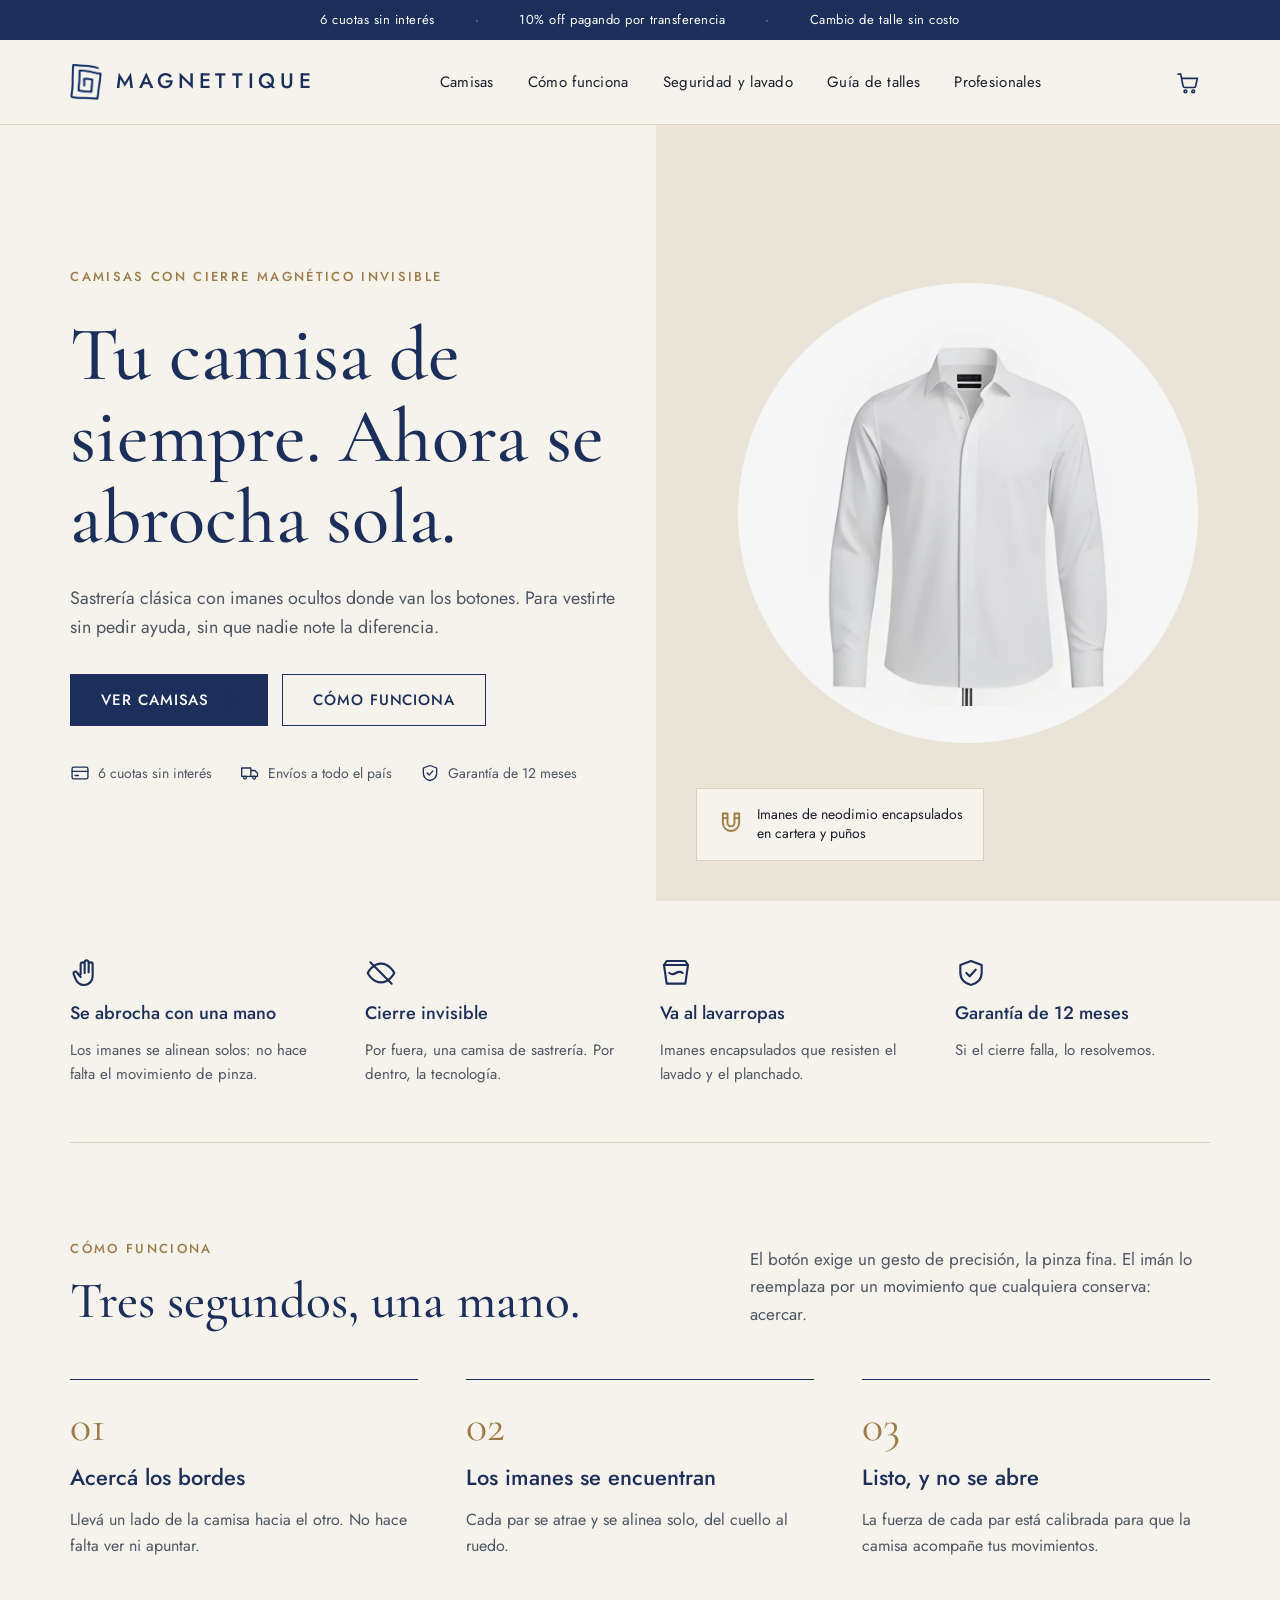
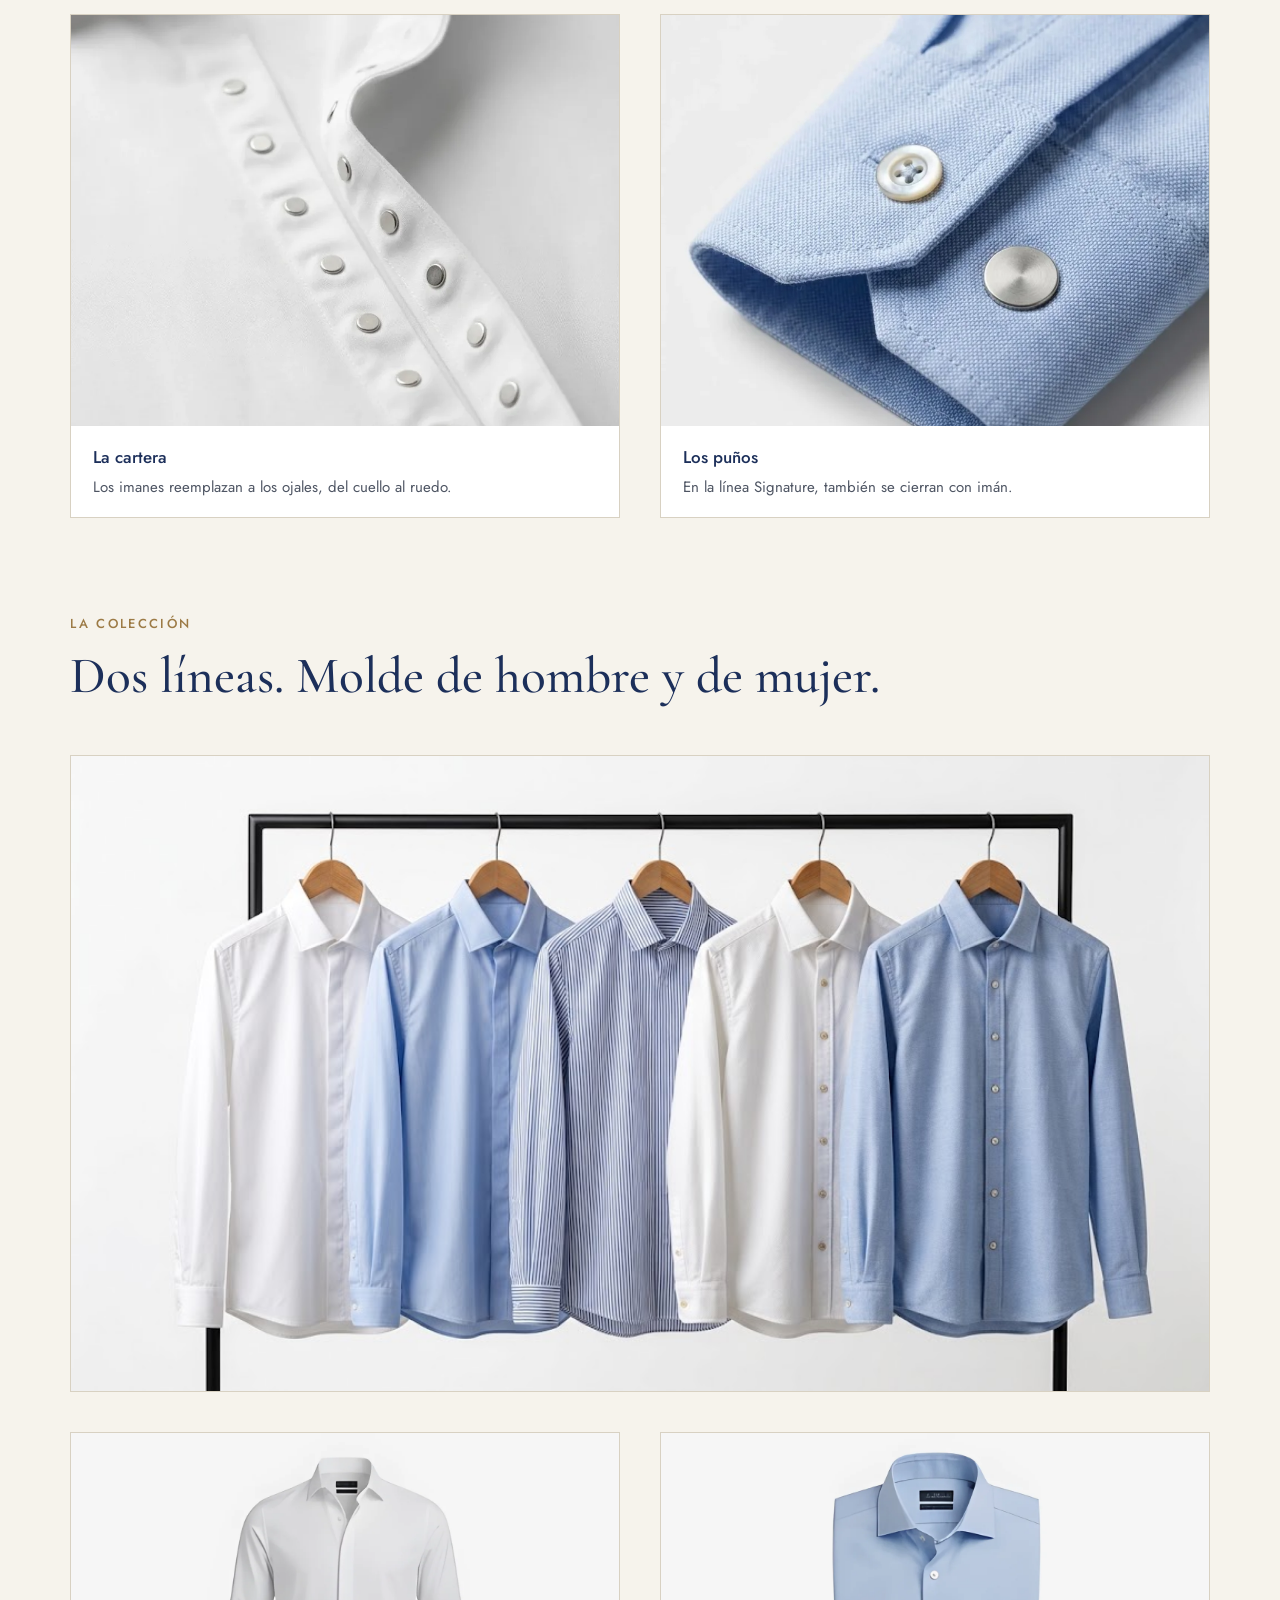
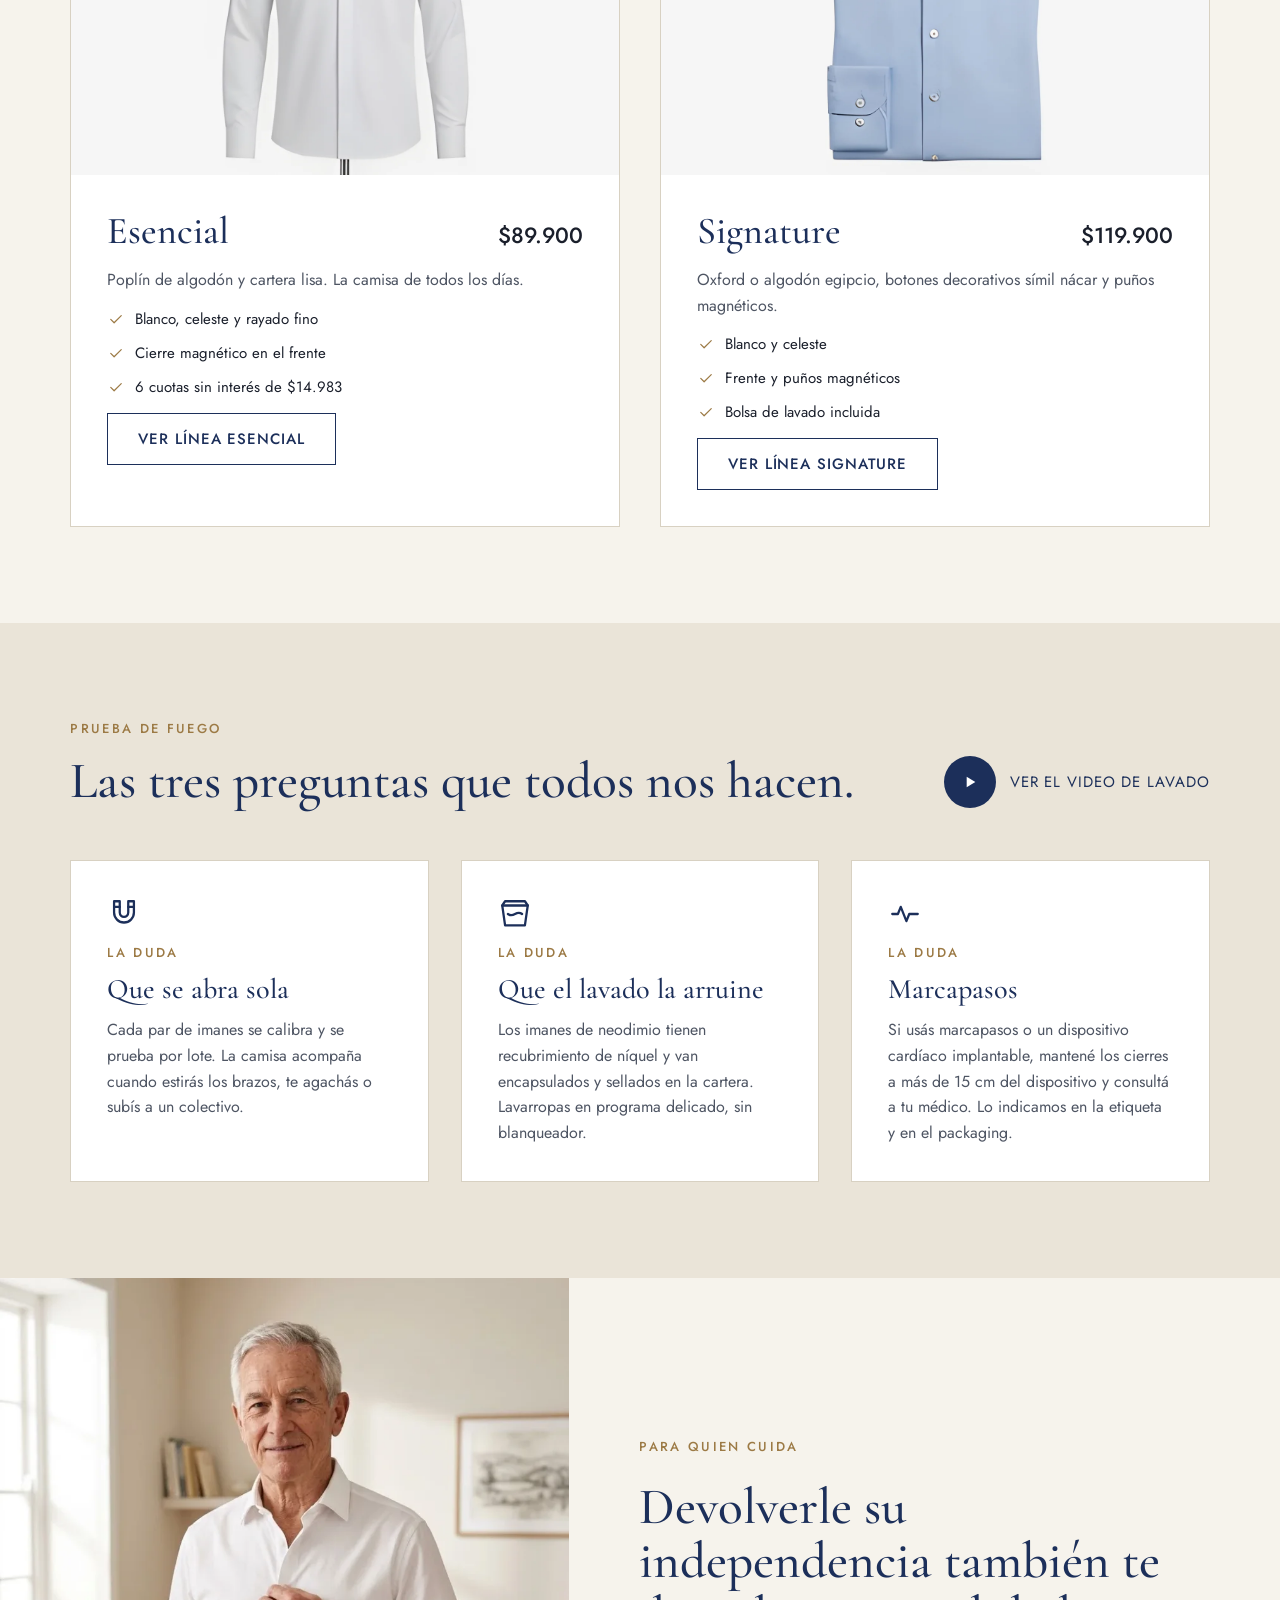
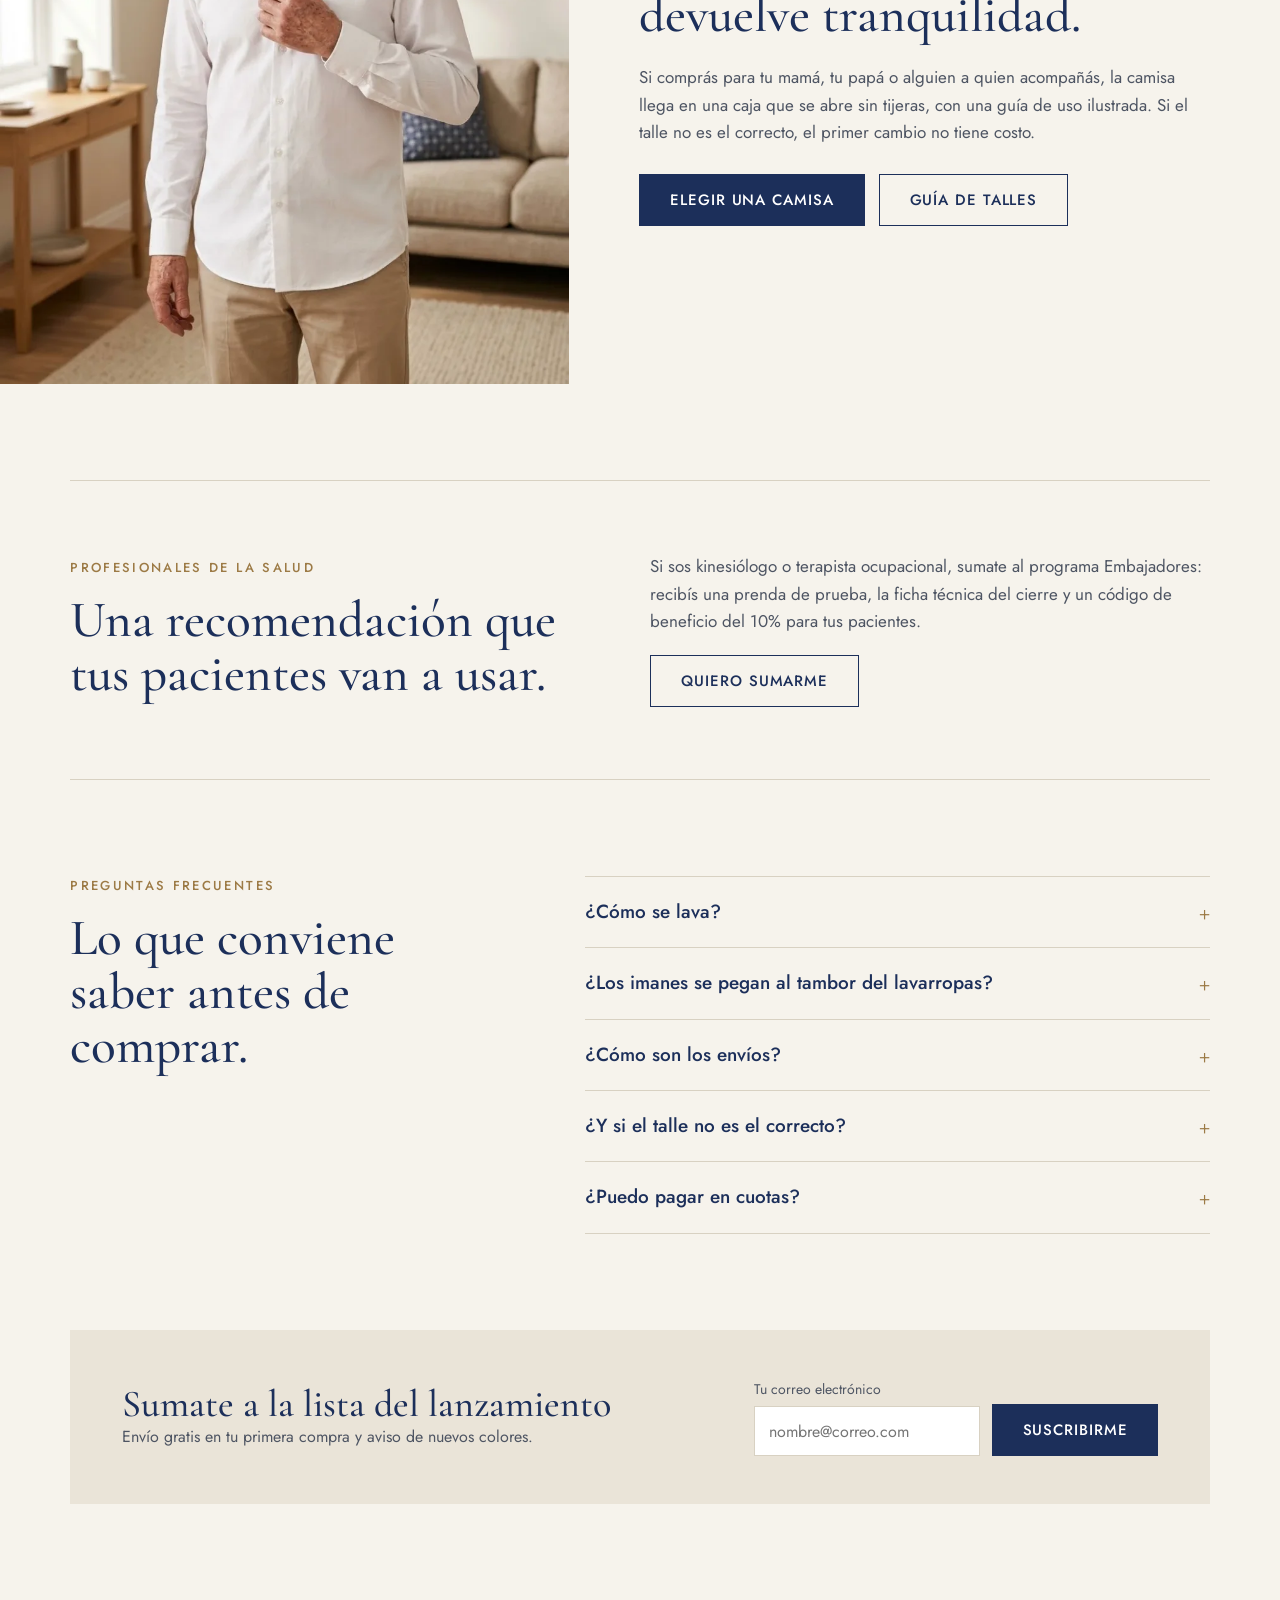
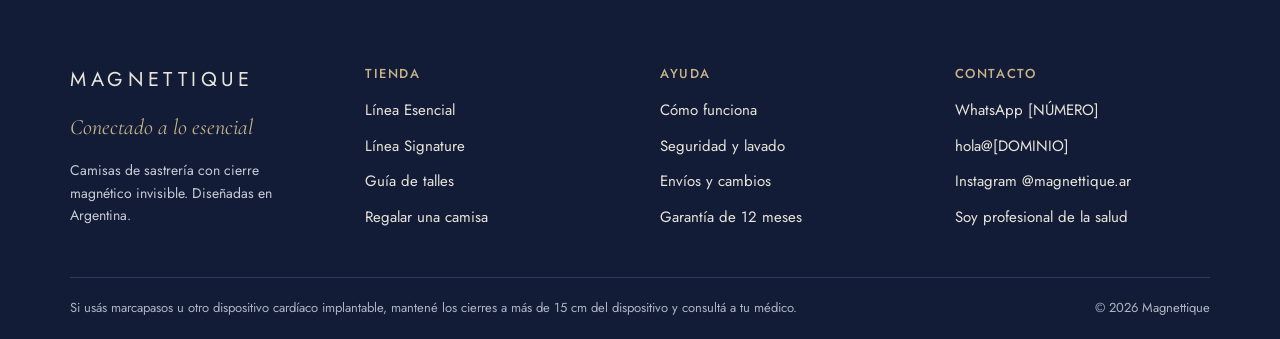
<file: index.html>
<!doctype html>
<html lang="es" class="no-js">
<head>
<meta charset="utf-8">
<meta name="viewport" content="width=device-width, initial-scale=1">
<title>Magnettique — Camisas que se abrochan solas</title>
<meta name="description" content="Camisas de sastrería con cierre magnético invisible. Se abrochan con una mano, van al lavarropas y tienen garantía de 12 meses. 6 cuotas sin interés.">
<meta property="og:title" content="Magnettique — Camisas que se abrochan solas">
<meta property="og:description" content="Camisas de sastrería con cierre magnético invisible. Se abrochan con una mano, van al lavarropas y tienen garantía de 12 meses. 6 cuotas sin interés.">
<meta property="og:image" content="assets/img/og-magnettique.jpg">
<meta property="og:image:width" content="1200">
<meta property="og:image:height" content="630">
<meta property="og:type" content="website">
<meta name="twitter:card" content="summary_large_image">
<meta name="theme-color" content="#1C2F5A">
<link rel="icon" href="assets/img/favicon.png" type="image/png">
<link rel="preconnect" href="https://fonts.googleapis.com">
<link rel="preconnect" href="https://fonts.gstatic.com" crossorigin>
<link href="https://fonts.googleapis.com/css2?family=Cormorant+Garamond:ital,wght@0,500;0,600;1,500&family=Jost:wght@400;500;600&display=swap" rel="stylesheet">
<link rel="stylesheet" href="styles.css?v=20260930">
<script defer src="main.js?v=20260930"></script>
</head>
<body>
<svg width="0" height="0" style="position:absolute" aria-hidden="true"><symbol id="i-cart" viewBox="0 0 24 24"><path d="M3 4h2.5l2.2 11.2a2 2 0 0 0 2 1.6h8.1a2 2 0 0 0 2-1.5L21.5 8H6.3"/><circle cx="10" cy="20.5" r="1.3"/><circle cx="17.5" cy="20.5" r="1.3"/></symbol><symbol id="i-hand" viewBox="0 0 24 24"><path d="M8 13V5.5a1.5 1.5 0 0 1 3 0V12M11 11.5V4a1.5 1.5 0 0 1 3 0v7.5M14 11.5V5.5a1.5 1.5 0 0 1 3 0V14c0 4-2.5 7-6.5 7S5 18.5 4 16l-1.3-3.2a1.4 1.4 0 0 1 2.5-1.2L8 15"/></symbol><symbol id="i-eye" viewBox="0 0 24 24"><path d="M2 12s3.6-7 10-7 10 7 10 7-3.6 7-10 7S2 12 2 12z"/><path d="M4 4l16 16"/></symbol><symbol id="i-wash" viewBox="0 0 24 24"><path d="M3 6h18l-2 14H5L3 6z"/><path d="M3 6l2-3h14l2 3"/><path d="M7 12c1.5 1.2 3 1.2 5 0s3.5-1.2 5 0"/></symbol><symbol id="i-card" viewBox="0 0 24 24"><rect x="2.5" y="5" width="19" height="14" rx="2"/><path d="M2.5 10h19M6 15h4"/></symbol><symbol id="i-shield" viewBox="0 0 24 24"><path d="M12 3l8 3v6c0 4.5-3.4 8-8 9-4.6-1-8-4.5-8-9V6l8-3z"/><path d="M8.5 12l2.5 2.5 4.5-5"/></symbol><symbol id="i-heart" viewBox="0 0 24 24"><path d="M12 20s-7.5-4.6-9.2-9.2C1.7 7.6 4 4.5 7.2 4.5c2 0 3.6 1.1 4.8 2.8 1.2-1.7 2.8-2.8 4.8-2.8 3.2 0 5.5 3.1 4.4 6.3C19.5 15.4 12 20 12 20z"/></symbol><symbol id="i-truck" viewBox="0 0 24 24"><path d="M2 6h11v10H2zM13 9h5l3 3.5V16h-8"/><circle cx="6" cy="17.5" r="1.8"/><circle cx="17" cy="17.5" r="1.8"/></symbol><symbol id="i-pulse" viewBox="0 0 24 24"><path d="M3 12h4l2-5 4 10 2-5h6"/></symbol><symbol id="i-magnet" viewBox="0 0 24 24"><path d="M5 3h4v8a3 3 0 0 0 6 0V3h4v8a7 7 0 0 1-14 0V3z"/><path d="M5 7h4M15 7h4"/></symbol><symbol id="i-check" viewBox="0 0 24 24"><path d="M5 12.5l4.5 4.5L19 7.5"/></symbol><symbol id="i-arrow" viewBox="0 0 24 24"><path d="M5 12h14M13 6l6 6-6 6"/></symbol><symbol id="i-swap" viewBox="0 0 24 24"><path d="M4 8h13l-3-3M20 16H7l3 3"/></symbol><symbol id="i-user" viewBox="0 0 24 24"><circle cx="12" cy="8" r="4"/><path d="M4 21c1.5-4 4.5-6 8-6s6.5 2 8 6"/></symbol><symbol id="i-lock" viewBox="0 0 24 24"><rect x="4.5" y="10.5" width="15" height="10" rx="2"/><path d="M8 10.5V7a4 4 0 0 1 8 0v3.5"/></symbol><symbol id="i-menu" viewBox="0 0 24 24"><path d="M4 7h16M4 12h16M4 17h16"/></symbol><symbol id="i-chat" viewBox="0 0 24 24"><path d="M4 18l1.2-3.6A7.5 7.5 0 1 1 8.6 18.8L4 20z"/></symbol></svg>
<a class="sr-only" href="#contenido">Saltar al contenido</a>
<div class="topbar"><div class="wrap"><span>6 cuotas sin interés</span><span class="dot">·</span><span>10% off pagando por transferencia</span><span class="dot">·</span><span>Cambio de talle sin costo</span></div></div>
<header class="nav"><div class="wrap">
<a class="brand" href="index.html"><img src="assets/img/isotipo.webp" alt="" width="32" height="36"><span>MAGNETTIQUE</span></a>
<nav class="nav__links" aria-label="Principal"><a href="camisas.html">Camisas</a><a href="index.html#como">Cómo funciona</a><a href="index.html#seguridad">Seguridad y lavado</a><a href="producto.html#talles">Guía de talles</a><a href="index.html#profesionales">Profesionales</a></nav>
<div class="nav__icons">
<a class="icon-btn" href="carrito.html" aria-label="Carrito"><svg class="ico " aria-hidden="true"><use href="#i-cart"/></svg><span class="cart-count" data-cart-count hidden>0</span></a>
<button class="icon-btn menu-toggle" type="button" aria-label="Abrir menú" aria-expanded="false" aria-controls="mobile-menu"><svg class="ico " aria-hidden="true"><use href="#i-menu"/></svg></button>
</div></div></header>
<nav id="mobile-menu" class="mobile-menu" aria-label="Menú móvil"><a href="camisas.html">Camisas</a><a href="index.html#como">Cómo funciona</a><a href="index.html#seguridad">Seguridad y lavado</a><a href="producto.html#talles">Guía de talles</a><a href="index.html#profesionales">Profesionales</a><a href="carrito.html">Carrito</a></nav>
<main id="contenido">
<section class="hero">
<div class="hero__copy">
<div class="eyebrow">Camisas con cierre magnético invisible</div>
<h1>Tu camisa de siempre. Ahora se abrocha sola.</h1>
<p class="lead">Sastrería clásica con imanes ocultos donde van los botones. Para vestirte sin pedir ayuda, sin que nadie note la diferencia.</p>
<div class="hero__ctas"><a class="btn" href="camisas.html">Ver camisas <svg class="ico " aria-hidden="true"><use href="#i-arrow"/></svg></a><a class="btn btn--ghost" href="#como">Cómo funciona</a></div>
<div class="hero__trust"><span><svg class="ico " aria-hidden="true"><use href="#i-card"/></svg>6 cuotas sin interés</span><span><svg class="ico " aria-hidden="true"><use href="#i-truck"/></svg>Envíos a todo el país</span><span><svg class="ico " aria-hidden="true"><use href="#i-shield"/></svg>Garantía de 12 meses</span></div>
</div>
<div class="hero__art"><div class="hero__circle" data-hero-loop role="img" aria-label="Modelos de camisas Magnettique"><img src="assets/img/camisas/esencial-blanco-frente.webp" alt="" class="is-on"><img src="assets/img/camisas/esencial-celeste-m-frente.webp" alt="" loading="lazy"><img src="assets/img/camisas/signature-celeste-frente.webp" alt="" loading="lazy"><img src="assets/img/camisas/esencial-rayado-m-frente.webp" alt="" loading="lazy"><img src="assets/img/camisas/esencial-celeste-frente.webp" alt="" loading="lazy"><img src="assets/img/camisas/signature-blanco-m-frente.webp" alt="" loading="lazy"></div>
<div class="hero__badge"><svg class="ico ico--brass" aria-hidden="true"><use href="#i-magnet"/></svg><span>Imanes de neodimio encapsulados<br>en cartera y puños</span></div></div>
</section>
<section class="wrap"><div class="features"><div class="feature reveal"><svg class="ico " aria-hidden="true"><use href="#i-hand"/></svg><strong>Se abrocha con una mano</strong><p>Los imanes se alinean solos: no hace falta el movimiento de pinza.</p></div><div class="feature reveal"><svg class="ico " aria-hidden="true"><use href="#i-eye"/></svg><strong>Cierre invisible</strong><p>Por fuera, una camisa de sastrería. Por dentro, la tecnología.</p></div><div class="feature reveal"><svg class="ico " aria-hidden="true"><use href="#i-wash"/></svg><strong>Va al lavarropas</strong><p>Imanes encapsulados que resisten el lavado y el planchado.</p></div><div class="feature reveal"><svg class="ico " aria-hidden="true"><use href="#i-shield"/></svg><strong>Garantía de 12 meses</strong><p>Si el cierre falla, lo resolvemos.</p></div></div></section>
<section id="como" class="section wrap">
<div class="section__head reveal"><div><div class="eyebrow">Cómo funciona</div><h2>Tres segundos, una mano.</h2></div><p>El botón exige un gesto de precisión, la pinza fina. El imán lo reemplaza por un movimiento que cualquiera conserva: acercar.</p></div>
<div class="steps"><div class="step reveal"><span class="step__n">01</span><strong>Acercá los bordes</strong><p>Llevá un lado de la camisa hacia el otro. No hace falta ver ni apuntar.</p></div><div class="step reveal"><span class="step__n">02</span><strong>Los imanes se encuentran</strong><p>Cada par se atrae y se alinea solo, del cuello al ruedo.</p></div><div class="step reveal"><span class="step__n">03</span><strong>Listo, y no se abre</strong><p>La fuerza de cada par está calibrada para que la camisa acompañe tus movimientos.</p></div></div>
<div class="details-row"><figure class="detail reveal"><img src="assets/img/detalle-cierre.webp" alt="Cartera de la camisa abierta con los imanes alineados donde irían los botones" width="900" height="1117" loading="lazy"><figcaption><strong>La cartera</strong>Los imanes reemplazan a los ojales, del cuello al ruedo.</figcaption></figure><figure class="detail reveal"><img src="assets/img/detalle-puno.webp" alt="Puño de camisa Oxford celeste con botón símil nácar y cierre magnético" width="900" height="1117" loading="lazy"><figcaption><strong>Los puños</strong>En la línea Signature, también se cierran con imán.</figcaption></figure></div>
</section>
<section class="section wrap" style="padding-top:0">
<div class="section__head reveal"><div><div class="eyebrow">La colección</div><h2>Dos líneas. Molde de hombre y de mujer.</h2></div></div>
<figure class="collection-banner rack reveal"><img class="rack__base" src="assets/img/coleccion-perchero.png" alt="Camisas Magnettique en blanco, celeste y rayado colgadas en un perchero" width="1024" height="572" loading="lazy">
<a class="rack__shirt" href="producto.html?id=esencial-blanco-h" aria-label="Camisa Esencial blanca, $89.900" style="--clip: polygon(20.51% 16.61%, 23.44% 16.08%, 25.20% 18.53%, 26.37% 22.38%, 25.98% 28.85%, 25.59% 31.47%, 24.61% 52.45%, 24.41% 87.41%, 23.44% 90.91%, 19.53% 91.78%, 13.67% 90.03%, 9.77% 89.16%, 9.47% 82.17%, 9.77% 52.45%, 11.23% 29.72%, 15.63% 22.73%, 19.53% 19.23%); --ox: 17.92%; --oy: 53.93%"><img class="rack__cut" src="assets/img/coleccion-perchero.png" alt="" loading="lazy"><span class="rack__peek"><img src="assets/img/camisas/esencial-blanco-recorte.webp" alt="" loading="lazy"><span class="rack__info"><span>Camisa Esencial blanca<b>$89.900</b></span><span class="rack__cta">Ver camisa →</span></span></span></a>
<a class="rack__shirt" href="producto.html?id=esencial-celeste-h" aria-label="Camisa Esencial celeste, $89.900" style="--clip: polygon(35.16% 16.61%, 38.57% 16.61%, 40.04% 18.53%, 41.02% 22.38%, 40.63% 29.72%, 40.04% 34.97%, 39.06% 52.45%, 38.87% 87.41%, 35.16% 91.26%, 29.30% 91.26%, 26.37% 89.51%, 24.41% 88.29%, 24.61% 52.45%, 25.59% 30.59%, 28.32% 26.22%, 32.71% 20.10%); --ox: 32.71%; --oy: 53.93%"><img class="rack__cut" src="assets/img/coleccion-perchero.png" alt="" loading="lazy"><span class="rack__peek"><img src="assets/img/camisas/esencial-celeste-recorte.webp" alt="" loading="lazy"><span class="rack__info"><span>Camisa Esencial celeste<b>$89.900</b></span><span class="rack__cta">Ver camisa →</span></span></span></a>
<a class="rack__shirt" href="producto.html?id=esencial-rayado-h" aria-label="Camisa Esencial rayado fino, $89.900" style="--clip: polygon(49.80% 16.61%, 53.22% 16.61%, 54.69% 18.53%, 55.66% 22.38%, 54.88% 28.85%, 54.20% 34.97%, 52.93% 52.45%, 52.73% 87.41%, 50.78% 91.26%, 44.92% 91.26%, 41.02% 89.51%, 38.87% 88.29%, 39.06% 52.45%, 40.53% 30.59%, 43.46% 25.35%, 47.85% 20.10%); --ox: 47.27%; --oy: 53.93%"><img class="rack__cut" src="assets/img/coleccion-perchero.png" alt="" loading="lazy"><span class="rack__peek"><img src="assets/img/camisas/esencial-rayado-recorte.webp" alt="" loading="lazy"><span class="rack__info"><span>Camisa Esencial rayado fino<b>$89.900</b></span><span class="rack__cta">Ver camisa →</span></span></span></a>
<a class="rack__shirt" href="producto.html?id=signature-blanco-h" aria-label="Camisa Signature blanca, $119.900" style="--clip: polygon(63.96% 16.61%, 67.38% 16.61%, 68.65% 18.53%, 69.63% 22.38%, 69.34% 28.85%, 68.85% 34.97%, 68.36% 52.45%, 68.85% 87.41%, 67.38% 90.03%, 62.50% 91.26%, 58.11% 90.03%, 54.20% 88.81%, 52.54% 87.41%, 52.73% 52.45%, 54.20% 30.59%, 57.62% 26.22%, 61.04% 20.98%); --ox: 61.08%; --oy: 53.93%"><img class="rack__cut" src="assets/img/coleccion-perchero.png" alt="" loading="lazy"><span class="rack__peek"><img src="assets/img/camisas/signature-blanco-recorte.webp" alt="" loading="lazy"><span class="rack__info"><span>Camisa Signature blanca<b>$119.900</b></span><span class="rack__cta">Ver camisa →</span></span></span></a>
<a class="rack__shirt" href="producto.html?id=signature-celeste-h" aria-label="Camisa Signature celeste, $119.900" style="--clip: polygon(79.30% 16.61%, 82.23% 16.61%, 84.96% 20.10%, 90.33% 28.85%, 91.80% 40.21%, 94.73% 88.29%, 91.31% 88.81%, 89.36% 76.92%, 87.89% 87.41%, 83.98% 90.91%, 76.17% 91.26%, 72.27% 89.16%, 68.85% 88.29%, 68.16% 52.45%, 68.85% 30.59%, 74.22% 21.85%, 76.66% 19.23%); --ox: 81.45%; --oy: 53.93%"><img class="rack__cut" src="assets/img/coleccion-perchero.png" alt="" loading="lazy"><span class="rack__peek"><img src="assets/img/camisas/signature-celeste-recorte.webp" alt="" loading="lazy"><span class="rack__info"><span>Camisa Signature celeste<b>$119.900</b></span><span class="rack__cta">Ver camisa →</span></span></span></a>
</figure>
<div class="lines">
<article class="line-card reveal"><div class="line-card__img"><img src="assets/img/camisas/esencial-blanco-frente.webp" alt="Camisa línea Esencial" loading="lazy"></div><div class="line-card__body"><div class="line-card__top"><h3>Esencial</h3><span class="price">$89.900</span></div><p class="muted">Poplín de algodón y cartera lisa. La camisa de todos los días.</p><ul class="checklist"><li><svg class="ico " aria-hidden="true"><use href="#i-check"/></svg>Blanco, celeste y rayado fino</li><li><svg class="ico " aria-hidden="true"><use href="#i-check"/></svg>Cierre magnético en el frente</li><li><svg class="ico " aria-hidden="true"><use href="#i-check"/></svg>6 cuotas sin interés de $14.983</li></ul><div><a class="btn btn--ghost" href="camisas.html?linea=Esencial">Ver línea Esencial</a></div></div></article>
<article class="line-card reveal"><div class="line-card__img"><img src="assets/img/camisas/signature-celeste-frente.webp" alt="Camisa línea Signature" loading="lazy"></div><div class="line-card__body"><div class="line-card__top"><h3>Signature</h3><span class="price">$119.900</span></div><p class="muted">Oxford o algodón egipcio, botones decorativos símil nácar y puños magnéticos.</p><ul class="checklist"><li><svg class="ico " aria-hidden="true"><use href="#i-check"/></svg>Blanco y celeste</li><li><svg class="ico " aria-hidden="true"><use href="#i-check"/></svg>Frente y puños magnéticos</li><li><svg class="ico " aria-hidden="true"><use href="#i-check"/></svg>Bolsa de lavado incluida</li></ul><div><a class="btn btn--ghost" href="camisas.html?linea=Signature">Ver línea Signature</a></div></div></article>
</div></section>
<section id="seguridad" class="section section--sand"><div class="wrap">
<div class="section__head reveal"><div><div class="eyebrow">Prueba de fuego</div><h2>Las tres preguntas que todos nos hacen.</h2></div><a class="play" href="assets/video/lavado.mp4" data-video="assets/video/lavado.mp4" data-video-poster="assets/video/lavado.jpg" data-video-title="Cómo se lava una camisa Magnettique"><span style="color:#fff"><svg width="16" height="16" viewBox="0 0 24 24" aria-hidden="true"><path d="M7 4l13 8-13 8z" fill="currentColor"/></svg></span>Ver el video de lavado</a></div>
<div class="doubts"><article class="doubt reveal"><svg class="ico " aria-hidden="true"><use href="#i-magnet"/></svg><div class="eyebrow">La duda</div><h3>Que se abra sola</h3><p>Cada par de imanes se calibra y se prueba por lote. La camisa acompaña cuando estirás los brazos, te agachás o subís a un colectivo.</p></article><article class="doubt reveal"><svg class="ico " aria-hidden="true"><use href="#i-wash"/></svg><div class="eyebrow">La duda</div><h3>Que el lavado la arruine</h3><p>Los imanes de neodimio tienen recubrimiento de níquel y van encapsulados y sellados en la cartera. Lavarropas en programa delicado, sin blanqueador.</p></article><article class="doubt reveal"><svg class="ico " aria-hidden="true"><use href="#i-pulse"/></svg><div class="eyebrow">La duda</div><h3>Marcapasos</h3><p>Si usás marcapasos o un dispositivo cardíaco implantable, mantené los cierres a más de 15 cm del dispositivo y consultá a tu médico. Lo indicamos en la etiqueta y en el packaging.</p></article></div>
</div></section>
<section id="regalo" class="split">
<div class="split__art split__art--photo"><img src="assets/img/para-quien-cuida.webp" alt="Hombre mayor con camisa blanca, sonriendo en el living de su casa" width="900" height="1117" loading="lazy"></div>
<div class="split__copy reveal"><div class="eyebrow">Para quien cuida</div><h2>Devolverle su independencia también te devuelve tranquilidad.</h2><p>Si comprás para tu mamá, tu papá o alguien a quien acompañás, la camisa llega en una caja que se abre sin tijeras, con una guía de uso ilustrada. Si el talle no es el correcto, el primer cambio no tiene costo.</p><div class="hero__ctas"><a class="btn" href="camisas.html">Elegir una camisa</a><a class="btn btn--ghost" href="producto.html#talles">Guía de talles</a></div></div>
</section>
<section id="profesionales" class="wrap section"><div class="pros">
<div class="reveal"><div class="eyebrow" style="margin-bottom:14px">Profesionales de la salud</div><h2>Una recomendación que tus pacientes van a usar.</h2></div>
<div class="reveal"><p>Si sos kinesiólogo o terapista ocupacional, sumate al programa Embajadores: recibís una prenda de prueba, la ficha técnica del cierre y un código de beneficio del 10% para tus pacientes.</p><a class="btn btn--ghost" href="mailto:profesionales@[DOMINIO]?subject=Programa%20Embajadores">Quiero sumarme</a></div>
</div></section>
<section id="faq" class="wrap section" style="padding-top:0"><div class="faq">
<div class="reveal"><div class="eyebrow" style="margin-bottom:14px">Preguntas frecuentes</div><h2>Lo que conviene saber antes de comprar.</h2></div>
<div class="faq__list"><details><summary>¿Cómo se lava?</summary><p>En lavarropas, programa delicado, con agua fría o tibia y sin blanqueador. Recomendamos la bolsa de lavado que viene con la línea Signature. Se plancha sobre la cartera a temperatura media.</p></details><details><summary>¿Los imanes se pegan al tambor del lavarropas?</summary><p>No: cada imán va encapsulado y su fuerza es la necesaria para cerrar la camisa, no para adherirse a superficies metálicas.</p></details><details><summary>¿Cómo son los envíos?</summary><p>Enviamos a todo el país con operadores logísticos. Si llevás dos camisas o más, el envío es sin cargo.</p></details><details><summary>¿Y si el talle no es el correcto?</summary><p>El primer cambio de talle no tiene costo. Coordinás el retiro desde tu casa y te enviamos el nuevo.</p></details><details><summary>¿Puedo pagar en cuotas?</summary><p>Sí, en 3 y 6 cuotas sin interés con tarjeta de crédito. Si pagás por transferencia, tenés un 10% de descuento.</p></details></div>
</div></section>
<section class="wrap" style="padding-bottom:96px"><div class="newsletter reveal">
<div><h2>Sumate a la lista del lanzamiento</h2><p class="muted">Envío gratis en tu primera compra y aviso de nuevos colores.</p><p class="form-msg" aria-live="polite"></p></div>
<form data-newsletter novalidate><div class="field"><label for="mail-home">Tu correo electrónico</label><input id="mail-home" type="email" required placeholder="nombre@correo.com" autocomplete="email"></div><button class="btn" type="submit">Suscribirme</button></form>
</div></section>
</main>
<footer class="footer"><div class="wrap">
<div class="footer__grid">
<div class="footer__brand"><div class="name">MAGNETTIQUE</div><div class="tag">Conectado a lo esencial</div><p>Camisas de sastrería con cierre magnético invisible. Diseñadas en Argentina.</p></div>
<div><h4>Tienda</h4><ul><li><a href="camisas.html?linea=Esencial">Línea Esencial</a></li><li><a href="camisas.html?linea=Signature">Línea Signature</a></li><li><a href="producto.html#talles">Guía de talles</a></li><li><a href="index.html#regalo">Regalar una camisa</a></li></ul></div>
<div><h4>Ayuda</h4><ul><li><a href="index.html#como">Cómo funciona</a></li><li><a href="index.html#seguridad">Seguridad y lavado</a></li><li><a href="index.html#faq">Envíos y cambios</a></li><li><a href="index.html#seguridad">Garantía de 12 meses</a></li></ul></div>
<div><h4>Contacto</h4><ul><li><a href="https://wa.me/[NUMERO]">WhatsApp [NÚMERO]</a></li><li><a href="mailto:hola@[DOMINIO]">hola@[DOMINIO]</a></li><li><a href="https://instagram.com/magnettique.ar">Instagram @magnettique.ar</a></li><li><a href="index.html#profesionales">Soy profesional de la salud</a></li></ul></div>
</div>
<div class="footer__legal"><span>Si usás marcapasos u otro dispositivo cardíaco implantable, mantené los cierres a más de 15 cm del dispositivo y consultá a tu médico.</span><span>© 2026 Magnettique</span></div>
</div></footer>
</body>
</html>
</file>
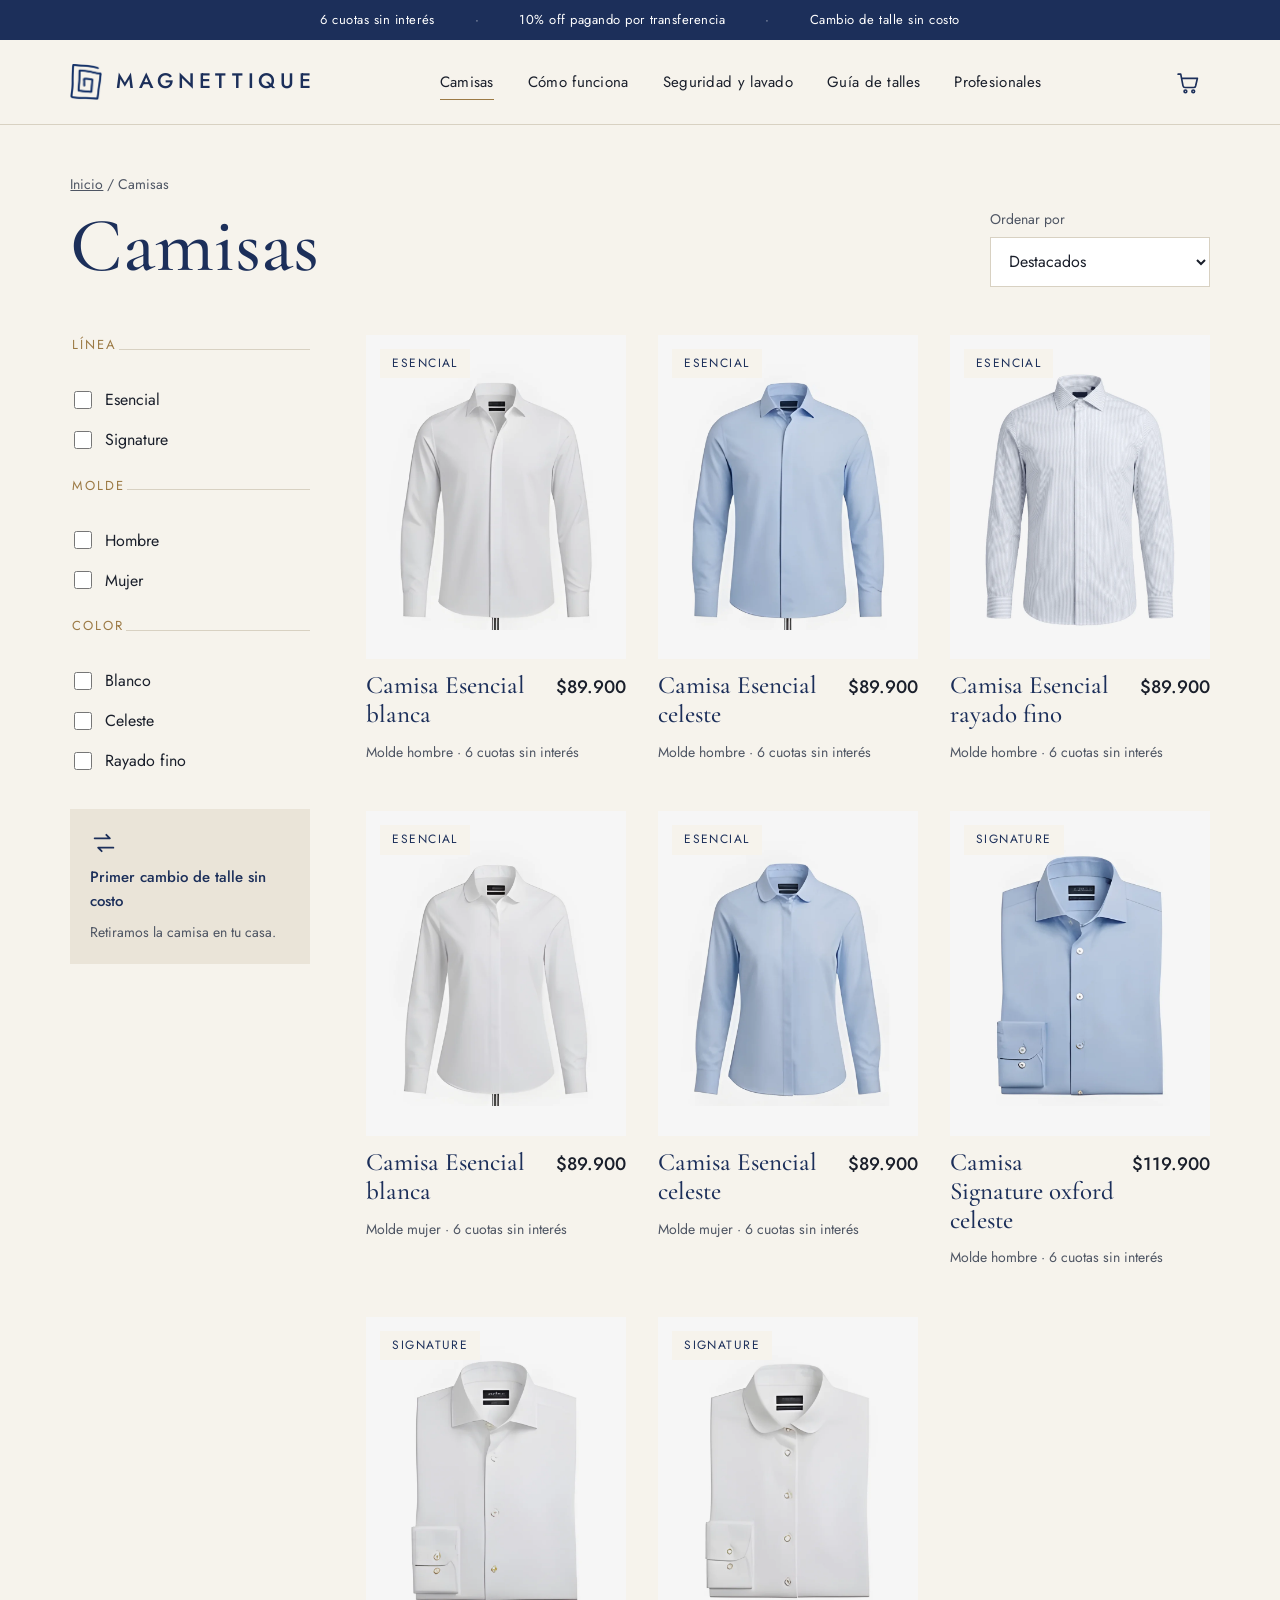
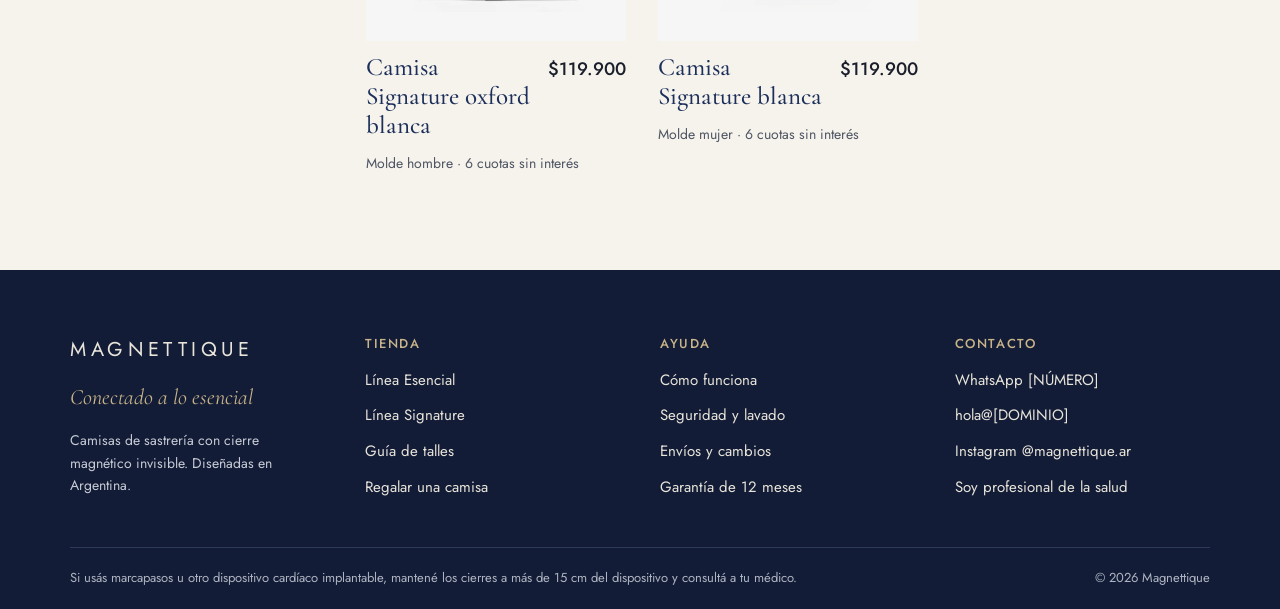
<file: camisas.html>
<!doctype html>
<html lang="es" class="no-js">
<head>
<meta charset="utf-8">
<meta name="viewport" content="width=device-width, initial-scale=1">
<title>Camisas — Magnettique</title>
<meta name="description" content="Camisas Esencial y Signature con cierre magnético invisible, en molde de hombre y de mujer.">
<meta property="og:title" content="Camisas — Magnettique">
<meta property="og:description" content="Camisas Esencial y Signature con cierre magnético invisible, en molde de hombre y de mujer.">
<meta property="og:image" content="assets/img/og-magnettique.jpg">
<meta property="og:image:width" content="1200">
<meta property="og:image:height" content="630">
<meta property="og:type" content="website">
<meta name="twitter:card" content="summary_large_image">
<meta name="theme-color" content="#1C2F5A">
<link rel="icon" href="assets/img/favicon.png" type="image/png">
<link rel="preconnect" href="https://fonts.googleapis.com">
<link rel="preconnect" href="https://fonts.gstatic.com" crossorigin>
<link href="https://fonts.googleapis.com/css2?family=Cormorant+Garamond:ital,wght@0,500;0,600;1,500&family=Jost:wght@400;500;600&display=swap" rel="stylesheet">
<link rel="stylesheet" href="styles.css?v=20260930">
<script defer src="main.js?v=20260930"></script>
</head>
<body>
<svg width="0" height="0" style="position:absolute" aria-hidden="true"><symbol id="i-cart" viewBox="0 0 24 24"><path d="M3 4h2.5l2.2 11.2a2 2 0 0 0 2 1.6h8.1a2 2 0 0 0 2-1.5L21.5 8H6.3"/><circle cx="10" cy="20.5" r="1.3"/><circle cx="17.5" cy="20.5" r="1.3"/></symbol><symbol id="i-hand" viewBox="0 0 24 24"><path d="M8 13V5.5a1.5 1.5 0 0 1 3 0V12M11 11.5V4a1.5 1.5 0 0 1 3 0v7.5M14 11.5V5.5a1.5 1.5 0 0 1 3 0V14c0 4-2.5 7-6.5 7S5 18.5 4 16l-1.3-3.2a1.4 1.4 0 0 1 2.5-1.2L8 15"/></symbol><symbol id="i-eye" viewBox="0 0 24 24"><path d="M2 12s3.6-7 10-7 10 7 10 7-3.6 7-10 7S2 12 2 12z"/><path d="M4 4l16 16"/></symbol><symbol id="i-wash" viewBox="0 0 24 24"><path d="M3 6h18l-2 14H5L3 6z"/><path d="M3 6l2-3h14l2 3"/><path d="M7 12c1.5 1.2 3 1.2 5 0s3.5-1.2 5 0"/></symbol><symbol id="i-card" viewBox="0 0 24 24"><rect x="2.5" y="5" width="19" height="14" rx="2"/><path d="M2.5 10h19M6 15h4"/></symbol><symbol id="i-shield" viewBox="0 0 24 24"><path d="M12 3l8 3v6c0 4.5-3.4 8-8 9-4.6-1-8-4.5-8-9V6l8-3z"/><path d="M8.5 12l2.5 2.5 4.5-5"/></symbol><symbol id="i-heart" viewBox="0 0 24 24"><path d="M12 20s-7.5-4.6-9.2-9.2C1.7 7.6 4 4.5 7.2 4.5c2 0 3.6 1.1 4.8 2.8 1.2-1.7 2.8-2.8 4.8-2.8 3.2 0 5.5 3.1 4.4 6.3C19.5 15.4 12 20 12 20z"/></symbol><symbol id="i-truck" viewBox="0 0 24 24"><path d="M2 6h11v10H2zM13 9h5l3 3.5V16h-8"/><circle cx="6" cy="17.5" r="1.8"/><circle cx="17" cy="17.5" r="1.8"/></symbol><symbol id="i-pulse" viewBox="0 0 24 24"><path d="M3 12h4l2-5 4 10 2-5h6"/></symbol><symbol id="i-magnet" viewBox="0 0 24 24"><path d="M5 3h4v8a3 3 0 0 0 6 0V3h4v8a7 7 0 0 1-14 0V3z"/><path d="M5 7h4M15 7h4"/></symbol><symbol id="i-check" viewBox="0 0 24 24"><path d="M5 12.5l4.5 4.5L19 7.5"/></symbol><symbol id="i-arrow" viewBox="0 0 24 24"><path d="M5 12h14M13 6l6 6-6 6"/></symbol><symbol id="i-swap" viewBox="0 0 24 24"><path d="M4 8h13l-3-3M20 16H7l3 3"/></symbol><symbol id="i-user" viewBox="0 0 24 24"><circle cx="12" cy="8" r="4"/><path d="M4 21c1.5-4 4.5-6 8-6s6.5 2 8 6"/></symbol><symbol id="i-lock" viewBox="0 0 24 24"><rect x="4.5" y="10.5" width="15" height="10" rx="2"/><path d="M8 10.5V7a4 4 0 0 1 8 0v3.5"/></symbol><symbol id="i-menu" viewBox="0 0 24 24"><path d="M4 7h16M4 12h16M4 17h16"/></symbol><symbol id="i-chat" viewBox="0 0 24 24"><path d="M4 18l1.2-3.6A7.5 7.5 0 1 1 8.6 18.8L4 20z"/></symbol></svg>
<a class="sr-only" href="#contenido">Saltar al contenido</a>
<div class="topbar"><div class="wrap"><span>6 cuotas sin interés</span><span class="dot">·</span><span>10% off pagando por transferencia</span><span class="dot">·</span><span>Cambio de talle sin costo</span></div></div>
<header class="nav"><div class="wrap">
<a class="brand" href="index.html"><img src="assets/img/isotipo.webp" alt="" width="32" height="36"><span>MAGNETTIQUE</span></a>
<nav class="nav__links" aria-label="Principal"><a href="camisas.html" aria-current="page">Camisas</a><a href="index.html#como">Cómo funciona</a><a href="index.html#seguridad">Seguridad y lavado</a><a href="producto.html#talles">Guía de talles</a><a href="index.html#profesionales">Profesionales</a></nav>
<div class="nav__icons">
<a class="icon-btn" href="carrito.html" aria-label="Carrito"><svg class="ico " aria-hidden="true"><use href="#i-cart"/></svg><span class="cart-count" data-cart-count hidden>0</span></a>
<button class="icon-btn menu-toggle" type="button" aria-label="Abrir menú" aria-expanded="false" aria-controls="mobile-menu"><svg class="ico " aria-hidden="true"><use href="#i-menu"/></svg></button>
</div></div></header>
<nav id="mobile-menu" class="mobile-menu" aria-label="Menú móvil"><a href="camisas.html">Camisas</a><a href="index.html#como">Cómo funciona</a><a href="index.html#seguridad">Seguridad y lavado</a><a href="producto.html#talles">Guía de talles</a><a href="index.html#profesionales">Profesionales</a><a href="carrito.html">Carrito</a></nav>
<main id="contenido">
<div class="wrap page-head"><div><div class="crumbs"><a href="index.html">Inicio</a> / Camisas</div><h1>Camisas</h1></div>
<div class="field" style="flex:0 0 220px"><label for="orden">Ordenar por</label><select id="orden"><option value="destacados">Destacados</option><option value="menor">Menor precio</option><option value="mayor">Mayor precio</option></select></div></div>
<div class="wrap catalog">
<aside class="filters" data-filters aria-label="Filtros"><fieldset><legend>Línea</legend><label><input type="checkbox" name="linea" value="Esencial">Esencial</label><label><input type="checkbox" name="linea" value="Signature">Signature</label></fieldset><fieldset><legend>Molde</legend><label><input type="checkbox" name="molde" value="Hombre">Hombre</label><label><input type="checkbox" name="molde" value="Mujer">Mujer</label></fieldset><fieldset><legend>Color</legend><label><input type="checkbox" name="color" value="Blanco">Blanco</label><label><input type="checkbox" name="color" value="Celeste">Celeste</label><label><input type="checkbox" name="color" value="Rayado fino">Rayado fino</label></fieldset>
<div class="aside-note"><svg class="ico " aria-hidden="true"><use href="#i-swap"/></svg><strong>Primer cambio de talle sin costo</strong><span>Retiramos la camisa en tu casa.</span></div></aside>
<div class="grid" data-grid aria-live="polite"><a class="card reveal" href="producto.html?id=esencial-blanco-h" data-linea="Esencial" data-molde="Hombre" data-color="Blanco" data-precio="89900" data-orden="0"><div class="card__img"><span class="card__tag">Esencial</span><img src="assets/img/camisas/esencial-blanco-frente.webp" alt="Camisa Esencial blanca, molde hombre" loading="lazy"></div><div class="card__row"><strong>Camisa Esencial blanca</strong><span>$89.900</span></div><small>Molde hombre · 6 cuotas sin interés</small></a><a class="card reveal" href="producto.html?id=esencial-celeste-h" data-linea="Esencial" data-molde="Hombre" data-color="Celeste" data-precio="89900" data-orden="1"><div class="card__img"><span class="card__tag">Esencial</span><img src="assets/img/camisas/esencial-celeste-frente.webp" alt="Camisa Esencial celeste, molde hombre" loading="lazy"></div><div class="card__row"><strong>Camisa Esencial celeste</strong><span>$89.900</span></div><small>Molde hombre · 6 cuotas sin interés</small></a><a class="card reveal" href="producto.html?id=esencial-rayado-h" data-linea="Esencial" data-molde="Hombre" data-color="Rayado fino" data-precio="89900" data-orden="2"><div class="card__img"><span class="card__tag">Esencial</span><img src="assets/img/camisas/esencial-rayado-frente.webp" alt="Camisa Esencial rayado fino, molde hombre" loading="lazy"></div><div class="card__row"><strong>Camisa Esencial rayado fino</strong><span>$89.900</span></div><small>Molde hombre · 6 cuotas sin interés</small></a><a class="card reveal" href="producto.html?id=esencial-blanco-m" data-linea="Esencial" data-molde="Mujer" data-color="Blanco" data-precio="89900" data-orden="3"><div class="card__img"><span class="card__tag">Esencial</span><img src="assets/img/camisas/esencial-blanco-m-frente.webp" alt="Camisa Esencial blanca, molde mujer" loading="lazy"></div><div class="card__row"><strong>Camisa Esencial blanca</strong><span>$89.900</span></div><small>Molde mujer · 6 cuotas sin interés</small></a><a class="card reveal" href="producto.html?id=esencial-celeste-m" data-linea="Esencial" data-molde="Mujer" data-color="Celeste" data-precio="89900" data-orden="4"><div class="card__img"><span class="card__tag">Esencial</span><img src="assets/img/camisas/esencial-celeste-m-frente.webp" alt="Camisa Esencial celeste, molde mujer" loading="lazy"></div><div class="card__row"><strong>Camisa Esencial celeste</strong><span>$89.900</span></div><small>Molde mujer · 6 cuotas sin interés</small></a><a class="card reveal" href="producto.html?id=signature-celeste-h" data-linea="Signature" data-molde="Hombre" data-color="Celeste" data-precio="119900" data-orden="5"><div class="card__img"><span class="card__tag">Signature</span><img src="assets/img/camisas/signature-celeste-frente.webp" alt="Camisa Signature oxford celeste, molde hombre" loading="lazy"></div><div class="card__row"><strong>Camisa Signature oxford celeste</strong><span>$119.900</span></div><small>Molde hombre · 6 cuotas sin interés</small></a><a class="card reveal" href="producto.html?id=signature-blanco-h" data-linea="Signature" data-molde="Hombre" data-color="Blanco" data-precio="119900" data-orden="6"><div class="card__img"><span class="card__tag">Signature</span><img src="assets/img/camisas/signature-blanco-frente.webp" alt="Camisa Signature oxford blanca, molde hombre" loading="lazy"></div><div class="card__row"><strong>Camisa Signature oxford blanca</strong><span>$119.900</span></div><small>Molde hombre · 6 cuotas sin interés</small></a><a class="card reveal" href="producto.html?id=signature-blanco-m" data-linea="Signature" data-molde="Mujer" data-color="Blanco" data-precio="119900" data-orden="7"><div class="card__img"><span class="card__tag">Signature</span><img src="assets/img/camisas/signature-blanco-m-frente.webp" alt="Camisa Signature blanca, molde mujer" loading="lazy"></div><div class="card__row"><strong>Camisa Signature blanca</strong><span>$119.900</span></div><small>Molde mujer · 6 cuotas sin interés</small></a><p class="empty" hidden>No hay camisas con esa combinación de filtros.</p></div>
</div>
</main>
<footer class="footer"><div class="wrap">
<div class="footer__grid">
<div class="footer__brand"><div class="name">MAGNETTIQUE</div><div class="tag">Conectado a lo esencial</div><p>Camisas de sastrería con cierre magnético invisible. Diseñadas en Argentina.</p></div>
<div><h4>Tienda</h4><ul><li><a href="camisas.html?linea=Esencial">Línea Esencial</a></li><li><a href="camisas.html?linea=Signature">Línea Signature</a></li><li><a href="producto.html#talles">Guía de talles</a></li><li><a href="index.html#regalo">Regalar una camisa</a></li></ul></div>
<div><h4>Ayuda</h4><ul><li><a href="index.html#como">Cómo funciona</a></li><li><a href="index.html#seguridad">Seguridad y lavado</a></li><li><a href="index.html#faq">Envíos y cambios</a></li><li><a href="index.html#seguridad">Garantía de 12 meses</a></li></ul></div>
<div><h4>Contacto</h4><ul><li><a href="https://wa.me/[NUMERO]">WhatsApp [NÚMERO]</a></li><li><a href="mailto:hola@[DOMINIO]">hola@[DOMINIO]</a></li><li><a href="https://instagram.com/magnettique.ar">Instagram @magnettique.ar</a></li><li><a href="index.html#profesionales">Soy profesional de la salud</a></li></ul></div>
</div>
<div class="footer__legal"><span>Si usás marcapasos u otro dispositivo cardíaco implantable, mantené los cierres a más de 15 cm del dispositivo y consultá a tu médico.</span><span>© 2026 Magnettique</span></div>
</div></footer>
</body>
</html>
</file>
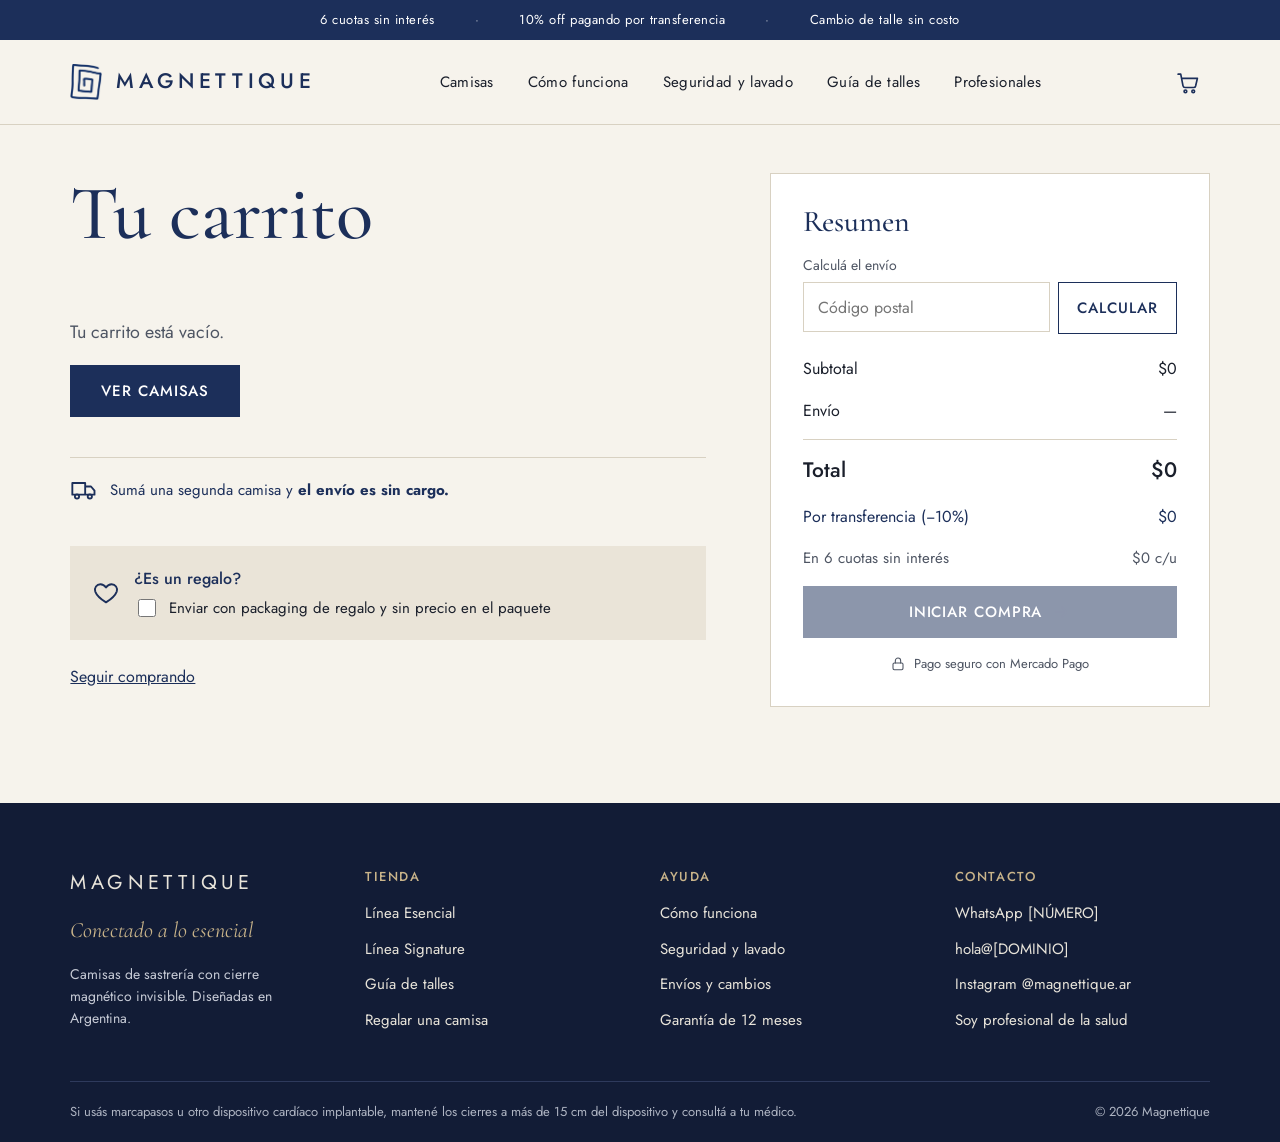
<file: carrito.html>
<!doctype html>
<html lang="es" class="no-js">
<head>
<meta charset="utf-8">
<meta name="viewport" content="width=device-width, initial-scale=1">
<title>Carrito — Magnettique</title>
<meta name="description" content="Tu carrito de compras en Magnettique.">
<meta property="og:title" content="Carrito — Magnettique">
<meta property="og:description" content="Tu carrito de compras en Magnettique.">
<meta property="og:image" content="assets/img/og-magnettique.jpg">
<meta property="og:image:width" content="1200">
<meta property="og:image:height" content="630">
<meta property="og:type" content="website">
<meta name="twitter:card" content="summary_large_image">
<meta name="theme-color" content="#1C2F5A">
<link rel="icon" href="assets/img/favicon.png" type="image/png">
<link rel="preconnect" href="https://fonts.googleapis.com">
<link rel="preconnect" href="https://fonts.gstatic.com" crossorigin>
<link href="https://fonts.googleapis.com/css2?family=Cormorant+Garamond:ital,wght@0,500;0,600;1,500&family=Jost:wght@400;500;600&display=swap" rel="stylesheet">
<link rel="stylesheet" href="styles.css?v=20260930">
<script defer src="main.js?v=20260930"></script>
</head>
<body>
<svg width="0" height="0" style="position:absolute" aria-hidden="true"><symbol id="i-cart" viewBox="0 0 24 24"><path d="M3 4h2.5l2.2 11.2a2 2 0 0 0 2 1.6h8.1a2 2 0 0 0 2-1.5L21.5 8H6.3"/><circle cx="10" cy="20.5" r="1.3"/><circle cx="17.5" cy="20.5" r="1.3"/></symbol><symbol id="i-hand" viewBox="0 0 24 24"><path d="M8 13V5.5a1.5 1.5 0 0 1 3 0V12M11 11.5V4a1.5 1.5 0 0 1 3 0v7.5M14 11.5V5.5a1.5 1.5 0 0 1 3 0V14c0 4-2.5 7-6.5 7S5 18.5 4 16l-1.3-3.2a1.4 1.4 0 0 1 2.5-1.2L8 15"/></symbol><symbol id="i-eye" viewBox="0 0 24 24"><path d="M2 12s3.6-7 10-7 10 7 10 7-3.6 7-10 7S2 12 2 12z"/><path d="M4 4l16 16"/></symbol><symbol id="i-wash" viewBox="0 0 24 24"><path d="M3 6h18l-2 14H5L3 6z"/><path d="M3 6l2-3h14l2 3"/><path d="M7 12c1.5 1.2 3 1.2 5 0s3.5-1.2 5 0"/></symbol><symbol id="i-card" viewBox="0 0 24 24"><rect x="2.5" y="5" width="19" height="14" rx="2"/><path d="M2.5 10h19M6 15h4"/></symbol><symbol id="i-shield" viewBox="0 0 24 24"><path d="M12 3l8 3v6c0 4.5-3.4 8-8 9-4.6-1-8-4.5-8-9V6l8-3z"/><path d="M8.5 12l2.5 2.5 4.5-5"/></symbol><symbol id="i-heart" viewBox="0 0 24 24"><path d="M12 20s-7.5-4.6-9.2-9.2C1.7 7.6 4 4.5 7.2 4.5c2 0 3.6 1.1 4.8 2.8 1.2-1.7 2.8-2.8 4.8-2.8 3.2 0 5.5 3.1 4.4 6.3C19.5 15.4 12 20 12 20z"/></symbol><symbol id="i-truck" viewBox="0 0 24 24"><path d="M2 6h11v10H2zM13 9h5l3 3.5V16h-8"/><circle cx="6" cy="17.5" r="1.8"/><circle cx="17" cy="17.5" r="1.8"/></symbol><symbol id="i-pulse" viewBox="0 0 24 24"><path d="M3 12h4l2-5 4 10 2-5h6"/></symbol><symbol id="i-magnet" viewBox="0 0 24 24"><path d="M5 3h4v8a3 3 0 0 0 6 0V3h4v8a7 7 0 0 1-14 0V3z"/><path d="M5 7h4M15 7h4"/></symbol><symbol id="i-check" viewBox="0 0 24 24"><path d="M5 12.5l4.5 4.5L19 7.5"/></symbol><symbol id="i-arrow" viewBox="0 0 24 24"><path d="M5 12h14M13 6l6 6-6 6"/></symbol><symbol id="i-swap" viewBox="0 0 24 24"><path d="M4 8h13l-3-3M20 16H7l3 3"/></symbol><symbol id="i-user" viewBox="0 0 24 24"><circle cx="12" cy="8" r="4"/><path d="M4 21c1.5-4 4.5-6 8-6s6.5 2 8 6"/></symbol><symbol id="i-lock" viewBox="0 0 24 24"><rect x="4.5" y="10.5" width="15" height="10" rx="2"/><path d="M8 10.5V7a4 4 0 0 1 8 0v3.5"/></symbol><symbol id="i-menu" viewBox="0 0 24 24"><path d="M4 7h16M4 12h16M4 17h16"/></symbol><symbol id="i-chat" viewBox="0 0 24 24"><path d="M4 18l1.2-3.6A7.5 7.5 0 1 1 8.6 18.8L4 20z"/></symbol></svg>
<a class="sr-only" href="#contenido">Saltar al contenido</a>
<div class="topbar"><div class="wrap"><span>6 cuotas sin interés</span><span class="dot">·</span><span>10% off pagando por transferencia</span><span class="dot">·</span><span>Cambio de talle sin costo</span></div></div>
<header class="nav"><div class="wrap">
<a class="brand" href="index.html"><img src="assets/img/isotipo.webp" alt="" width="32" height="36"><span>MAGNETTIQUE</span></a>
<nav class="nav__links" aria-label="Principal"><a href="camisas.html">Camisas</a><a href="index.html#como">Cómo funciona</a><a href="index.html#seguridad">Seguridad y lavado</a><a href="producto.html#talles">Guía de talles</a><a href="index.html#profesionales">Profesionales</a></nav>
<div class="nav__icons">
<a class="icon-btn" href="carrito.html" aria-label="Carrito"><svg class="ico " aria-hidden="true"><use href="#i-cart"/></svg><span class="cart-count" data-cart-count hidden>0</span></a>
<button class="icon-btn menu-toggle" type="button" aria-label="Abrir menú" aria-expanded="false" aria-controls="mobile-menu"><svg class="ico " aria-hidden="true"><use href="#i-menu"/></svg></button>
</div></div></header>
<nav id="mobile-menu" class="mobile-menu" aria-label="Menú móvil"><a href="camisas.html">Camisas</a><a href="index.html#como">Cómo funciona</a><a href="index.html#seguridad">Seguridad y lavado</a><a href="producto.html#talles">Guía de talles</a><a href="index.html#profesionales">Profesionales</a><a href="carrito.html">Carrito</a></nav>
<main id="contenido">
<div class="wrap cart">
<div>
<h1 style="margin-bottom:24px">Tu carrito</h1>
<div data-cart-list aria-live="polite"></div>
<div class="notice"><svg class="ico " aria-hidden="true"><use href="#i-truck"/></svg><span data-ship-notice></span></div>
<label class="gift"><svg class="ico " aria-hidden="true"><use href="#i-heart"/></svg><span style="display:flex;flex-direction:column;gap:4px"><strong style="font-weight:500;color:var(--navy)">¿Es un regalo?</strong><span class="check"><input type="checkbox" id="regalo">Enviar con packaging de regalo y sin precio en el paquete</span></span></label>
<p style="margin-top:24px"><a href="camisas.html">Seguir comprando</a></p>
</div>
<aside class="summary" aria-label="Resumen del pedido">
<h2>Resumen</h2>
<div class="field"><label for="cp">Calculá el envío</label><div style="display:flex;gap:8px"><input id="cp" type="text" inputmode="text" placeholder="Código postal" autocomplete="postal-code"><button class="btn btn--ghost" type="button" data-cp style="padding:0 18px">Calcular</button></div><span class="muted" style="font-size:14px" data-cp-out aria-live="polite"></span></div>
<div class="row"><span>Subtotal</span><span data-sub-total>$0</span></div>
<div class="row"><span>Envío</span><span data-ship>—</span></div>
<div class="row row--total"><span>Total</span><span data-total>$0</span></div>
<div class="row row--hl"><span>Por transferencia (−10%)</span><span data-transfer>$0</span></div>
<div class="row row--sm"><span>En 6 cuotas sin interés</span><span data-cuota6>$0</span></div>
<a class="btn btn--block" href="checkout.html" data-go-checkout>Iniciar compra <svg class="ico " aria-hidden="true"><use href="#i-arrow"/></svg></a>
<div class="secure"><svg class="ico " aria-hidden="true"><use href="#i-lock"/></svg>Pago seguro con Mercado Pago</div>
</aside>
</div>
</main>
<footer class="footer"><div class="wrap">
<div class="footer__grid">
<div class="footer__brand"><div class="name">MAGNETTIQUE</div><div class="tag">Conectado a lo esencial</div><p>Camisas de sastrería con cierre magnético invisible. Diseñadas en Argentina.</p></div>
<div><h4>Tienda</h4><ul><li><a href="camisas.html?linea=Esencial">Línea Esencial</a></li><li><a href="camisas.html?linea=Signature">Línea Signature</a></li><li><a href="producto.html#talles">Guía de talles</a></li><li><a href="index.html#regalo">Regalar una camisa</a></li></ul></div>
<div><h4>Ayuda</h4><ul><li><a href="index.html#como">Cómo funciona</a></li><li><a href="index.html#seguridad">Seguridad y lavado</a></li><li><a href="index.html#faq">Envíos y cambios</a></li><li><a href="index.html#seguridad">Garantía de 12 meses</a></li></ul></div>
<div><h4>Contacto</h4><ul><li><a href="https://wa.me/[NUMERO]">WhatsApp [NÚMERO]</a></li><li><a href="mailto:hola@[DOMINIO]">hola@[DOMINIO]</a></li><li><a href="https://instagram.com/magnettique.ar">Instagram @magnettique.ar</a></li><li><a href="index.html#profesionales">Soy profesional de la salud</a></li></ul></div>
</div>
<div class="footer__legal"><span>Si usás marcapasos u otro dispositivo cardíaco implantable, mantené los cierres a más de 15 cm del dispositivo y consultá a tu médico.</span><span>© 2026 Magnettique</span></div>
</div></footer>
</body>
</html>
</file>
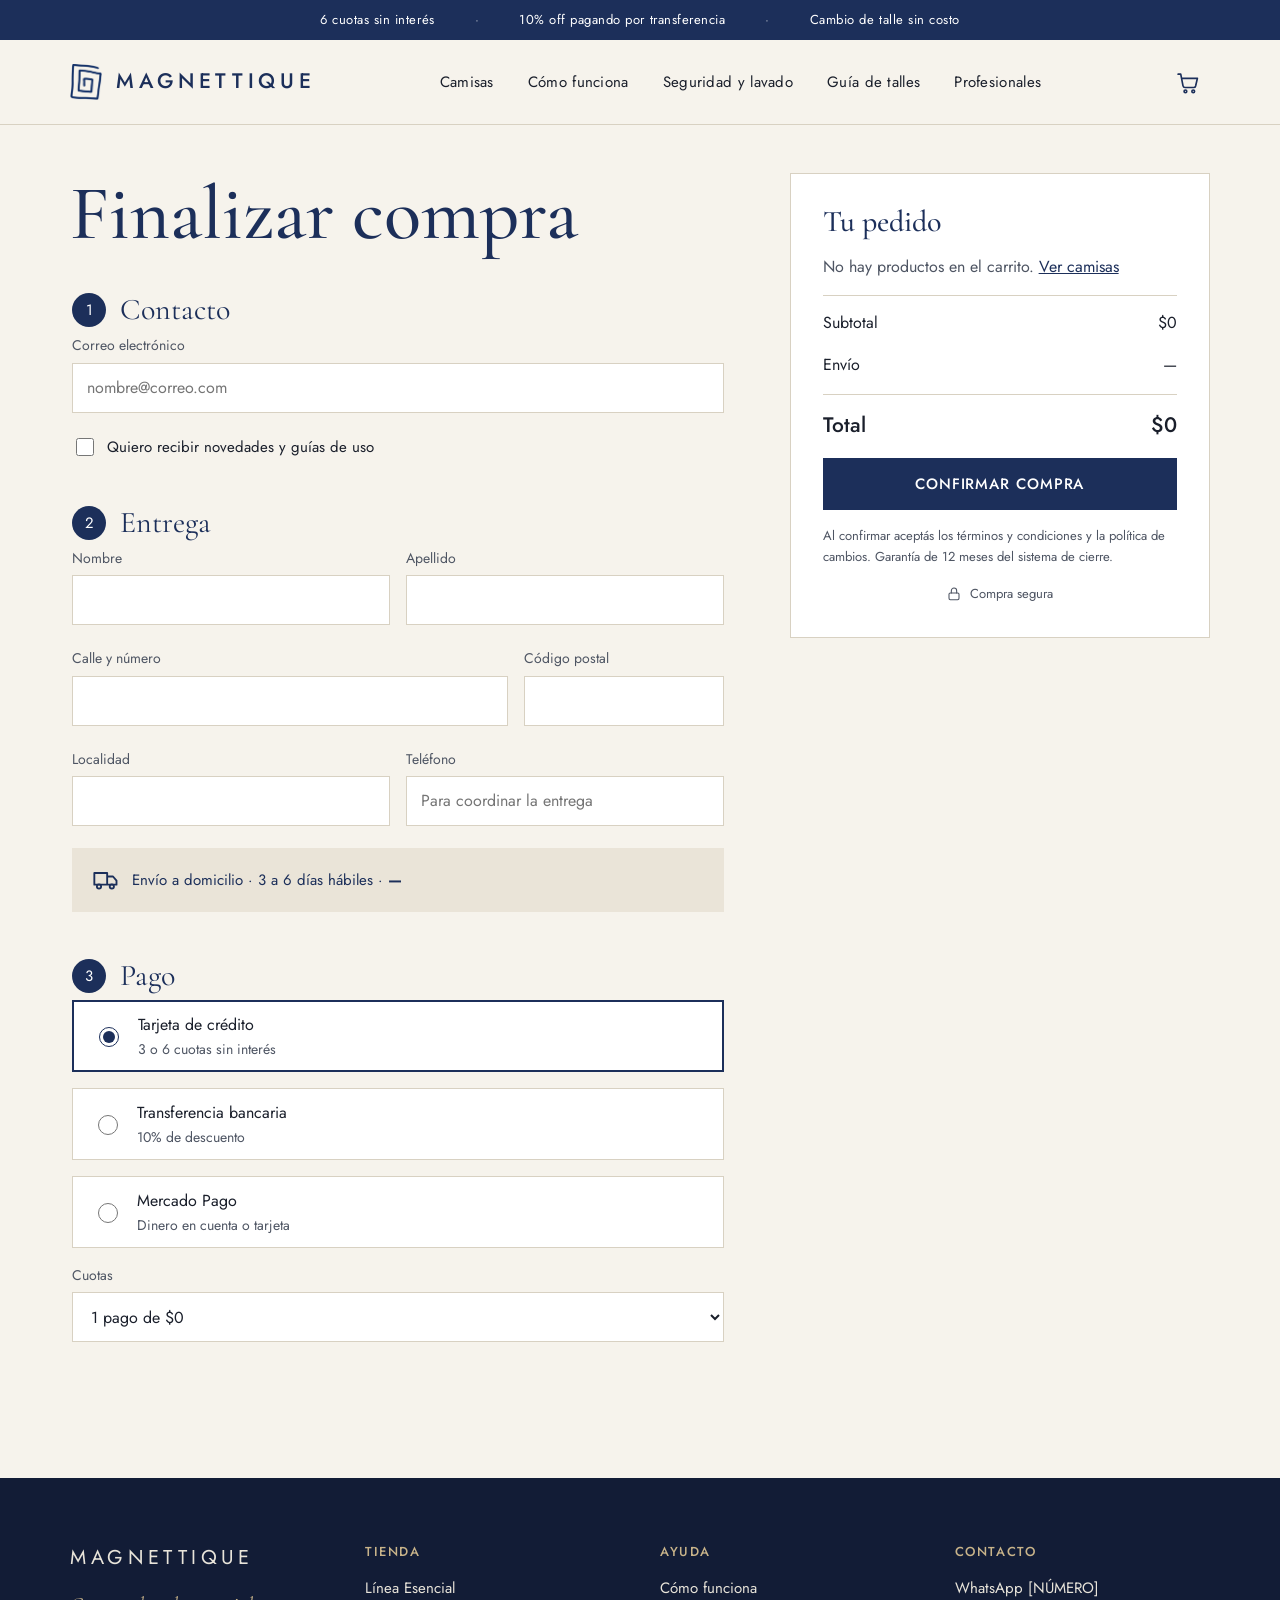
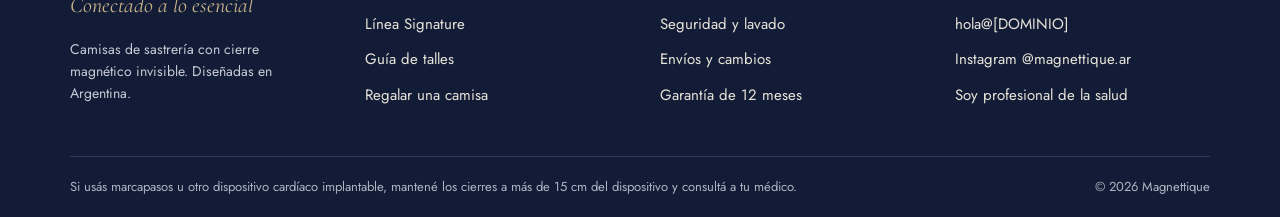
<file: checkout.html>
<!doctype html>
<html lang="es" class="no-js">
<head>
<meta charset="utf-8">
<meta name="viewport" content="width=device-width, initial-scale=1">
<title>Finalizar compra — Magnettique</title>
<meta name="description" content="Finalizá tu compra en Magnettique.">
<meta property="og:title" content="Finalizar compra — Magnettique">
<meta property="og:description" content="Finalizá tu compra en Magnettique.">
<meta property="og:image" content="assets/img/og-magnettique.jpg">
<meta property="og:image:width" content="1200">
<meta property="og:image:height" content="630">
<meta property="og:type" content="website">
<meta name="twitter:card" content="summary_large_image">
<meta name="theme-color" content="#1C2F5A">
<link rel="icon" href="assets/img/favicon.png" type="image/png">
<link rel="preconnect" href="https://fonts.googleapis.com">
<link rel="preconnect" href="https://fonts.gstatic.com" crossorigin>
<link href="https://fonts.googleapis.com/css2?family=Cormorant+Garamond:ital,wght@0,500;0,600;1,500&family=Jost:wght@400;500;600&display=swap" rel="stylesheet">
<link rel="stylesheet" href="styles.css?v=20260930">
<script defer src="main.js?v=20260930"></script>
</head>
<body>
<svg width="0" height="0" style="position:absolute" aria-hidden="true"><symbol id="i-cart" viewBox="0 0 24 24"><path d="M3 4h2.5l2.2 11.2a2 2 0 0 0 2 1.6h8.1a2 2 0 0 0 2-1.5L21.5 8H6.3"/><circle cx="10" cy="20.5" r="1.3"/><circle cx="17.5" cy="20.5" r="1.3"/></symbol><symbol id="i-hand" viewBox="0 0 24 24"><path d="M8 13V5.5a1.5 1.5 0 0 1 3 0V12M11 11.5V4a1.5 1.5 0 0 1 3 0v7.5M14 11.5V5.5a1.5 1.5 0 0 1 3 0V14c0 4-2.5 7-6.5 7S5 18.5 4 16l-1.3-3.2a1.4 1.4 0 0 1 2.5-1.2L8 15"/></symbol><symbol id="i-eye" viewBox="0 0 24 24"><path d="M2 12s3.6-7 10-7 10 7 10 7-3.6 7-10 7S2 12 2 12z"/><path d="M4 4l16 16"/></symbol><symbol id="i-wash" viewBox="0 0 24 24"><path d="M3 6h18l-2 14H5L3 6z"/><path d="M3 6l2-3h14l2 3"/><path d="M7 12c1.5 1.2 3 1.2 5 0s3.5-1.2 5 0"/></symbol><symbol id="i-card" viewBox="0 0 24 24"><rect x="2.5" y="5" width="19" height="14" rx="2"/><path d="M2.5 10h19M6 15h4"/></symbol><symbol id="i-shield" viewBox="0 0 24 24"><path d="M12 3l8 3v6c0 4.5-3.4 8-8 9-4.6-1-8-4.5-8-9V6l8-3z"/><path d="M8.5 12l2.5 2.5 4.5-5"/></symbol><symbol id="i-heart" viewBox="0 0 24 24"><path d="M12 20s-7.5-4.6-9.2-9.2C1.7 7.6 4 4.5 7.2 4.5c2 0 3.6 1.1 4.8 2.8 1.2-1.7 2.8-2.8 4.8-2.8 3.2 0 5.5 3.1 4.4 6.3C19.5 15.4 12 20 12 20z"/></symbol><symbol id="i-truck" viewBox="0 0 24 24"><path d="M2 6h11v10H2zM13 9h5l3 3.5V16h-8"/><circle cx="6" cy="17.5" r="1.8"/><circle cx="17" cy="17.5" r="1.8"/></symbol><symbol id="i-pulse" viewBox="0 0 24 24"><path d="M3 12h4l2-5 4 10 2-5h6"/></symbol><symbol id="i-magnet" viewBox="0 0 24 24"><path d="M5 3h4v8a3 3 0 0 0 6 0V3h4v8a7 7 0 0 1-14 0V3z"/><path d="M5 7h4M15 7h4"/></symbol><symbol id="i-check" viewBox="0 0 24 24"><path d="M5 12.5l4.5 4.5L19 7.5"/></symbol><symbol id="i-arrow" viewBox="0 0 24 24"><path d="M5 12h14M13 6l6 6-6 6"/></symbol><symbol id="i-swap" viewBox="0 0 24 24"><path d="M4 8h13l-3-3M20 16H7l3 3"/></symbol><symbol id="i-user" viewBox="0 0 24 24"><circle cx="12" cy="8" r="4"/><path d="M4 21c1.5-4 4.5-6 8-6s6.5 2 8 6"/></symbol><symbol id="i-lock" viewBox="0 0 24 24"><rect x="4.5" y="10.5" width="15" height="10" rx="2"/><path d="M8 10.5V7a4 4 0 0 1 8 0v3.5"/></symbol><symbol id="i-menu" viewBox="0 0 24 24"><path d="M4 7h16M4 12h16M4 17h16"/></symbol><symbol id="i-chat" viewBox="0 0 24 24"><path d="M4 18l1.2-3.6A7.5 7.5 0 1 1 8.6 18.8L4 20z"/></symbol></svg>
<a class="sr-only" href="#contenido">Saltar al contenido</a>
<div class="topbar"><div class="wrap"><span>6 cuotas sin interés</span><span class="dot">·</span><span>10% off pagando por transferencia</span><span class="dot">·</span><span>Cambio de talle sin costo</span></div></div>
<header class="nav"><div class="wrap">
<a class="brand" href="index.html"><img src="assets/img/isotipo.webp" alt="" width="32" height="36"><span>MAGNETTIQUE</span></a>
<nav class="nav__links" aria-label="Principal"><a href="camisas.html">Camisas</a><a href="index.html#como">Cómo funciona</a><a href="index.html#seguridad">Seguridad y lavado</a><a href="producto.html#talles">Guía de talles</a><a href="index.html#profesionales">Profesionales</a></nav>
<div class="nav__icons">
<a class="icon-btn" href="carrito.html" aria-label="Carrito"><svg class="ico " aria-hidden="true"><use href="#i-cart"/></svg><span class="cart-count" data-cart-count hidden>0</span></a>
<button class="icon-btn menu-toggle" type="button" aria-label="Abrir menú" aria-expanded="false" aria-controls="mobile-menu"><svg class="ico " aria-hidden="true"><use href="#i-menu"/></svg></button>
</div></div></header>
<nav id="mobile-menu" class="mobile-menu" aria-label="Menú móvil"><a href="camisas.html">Camisas</a><a href="index.html#como">Cómo funciona</a><a href="index.html#seguridad">Seguridad y lavado</a><a href="producto.html#talles">Guía de talles</a><a href="index.html#profesionales">Profesionales</a><a href="carrito.html">Carrito</a></nav>
<main id="contenido">
<form class="wrap checkout" data-checkout novalidate>
<div>
<h1 style="margin-bottom:32px">Finalizar compra</h1>
<fieldset class="co-block"><legend class="co-title"><b>1</b>Contacto</legend><div class="field "><label for="email">Correo electrónico</label><input id="email" name="email" type="email" required placeholder="nombre@correo.com" autocomplete="email"><span class="err" aria-live="polite"></span></div><label class="check"><input type="checkbox">Quiero recibir novedades y guías de uso</label></fieldset>
<fieldset class="co-block"><legend class="co-title"><b>2</b>Entrega</legend>
<div class="co-row"><div class="field "><label for="nombre">Nombre</label><input id="nombre" name="nombre" type="text" required placeholder="" autocomplete="given-name"><span class="err" aria-live="polite"></span></div><div class="field "><label for="apellido">Apellido</label><input id="apellido" name="apellido" type="text" required placeholder="" autocomplete="family-name"><span class="err" aria-live="polite"></span></div></div>
<div class="co-row"><div class="field "><label for="direccion">Calle y número</label><input id="direccion" name="direccion" type="text" required placeholder="" autocomplete="street-address"><span class="err" aria-live="polite"></span></div><div class="field field--sm"><label for="cpostal">Código postal</label><input id="cpostal" name="cpostal" type="text" required placeholder="" autocomplete="postal-code"><span class="err" aria-live="polite"></span></div></div>
<div class="co-row"><div class="field "><label for="localidad">Localidad</label><input id="localidad" name="localidad" type="text" required placeholder="" autocomplete="address-level2"><span class="err" aria-live="polite"></span></div><div class="field "><label for="telefono">Teléfono</label><input id="telefono" name="telefono" type="tel" required placeholder="Para coordinar la entrega" autocomplete="tel"><span class="err" aria-live="polite"></span></div></div>
<div class="notice" style="border:0;background:var(--sand);padding:18px 20px"><svg class="ico " aria-hidden="true"><use href="#i-truck"/></svg><span>Envío a domicilio · 3 a 6 días hábiles · <strong data-ship>—</strong></span></div>
</fieldset>
<fieldset class="co-block"><legend class="co-title"><b>3</b>Pago</legend>
<label class="pay-opt"><input type="radio" name="pago" value="tarjeta" checked><span>Tarjeta de crédito<small>3 o 6 cuotas sin interés</small></span></label>
<label class="pay-opt"><input type="radio" name="pago" value="transferencia"><span>Transferencia bancaria<small>10% de descuento</small></span></label>
<label class="pay-opt"><input type="radio" name="pago" value="mercadopago"><span>Mercado Pago<small>Dinero en cuenta o tarjeta</small></span></label>
<div class="field" data-cuotas-wrap><label for="cuotas">Cuotas</label><select id="cuotas"></select></div>
</fieldset>
</div>
<aside class="summary" aria-label="Tu pedido">
<h2>Tu pedido</h2>
<div data-mini style="display:flex;flex-direction:column;gap:14px"></div>
<div class="row" style="border-top:1px solid var(--line);padding-top:14px"><span>Subtotal</span><span data-sub-total>$0</span></div>
<div class="row"><span>Envío</span><span data-ship>—</span></div>
<div class="row row--total"><span>Total</span><span data-total>$0</span></div>
<button class="btn btn--block" type="submit">Confirmar compra</button>
<p class="muted" style="font-size:13px">Al confirmar aceptás los términos y condiciones y la política de cambios. Garantía de 12 meses del sistema de cierre.</p>
<div class="secure"><svg class="ico " aria-hidden="true"><use href="#i-lock"/></svg>Compra segura</div>
</aside>
</form>
</main>
<footer class="footer"><div class="wrap">
<div class="footer__grid">
<div class="footer__brand"><div class="name">MAGNETTIQUE</div><div class="tag">Conectado a lo esencial</div><p>Camisas de sastrería con cierre magnético invisible. Diseñadas en Argentina.</p></div>
<div><h4>Tienda</h4><ul><li><a href="camisas.html?linea=Esencial">Línea Esencial</a></li><li><a href="camisas.html?linea=Signature">Línea Signature</a></li><li><a href="producto.html#talles">Guía de talles</a></li><li><a href="index.html#regalo">Regalar una camisa</a></li></ul></div>
<div><h4>Ayuda</h4><ul><li><a href="index.html#como">Cómo funciona</a></li><li><a href="index.html#seguridad">Seguridad y lavado</a></li><li><a href="index.html#faq">Envíos y cambios</a></li><li><a href="index.html#seguridad">Garantía de 12 meses</a></li></ul></div>
<div><h4>Contacto</h4><ul><li><a href="https://wa.me/[NUMERO]">WhatsApp [NÚMERO]</a></li><li><a href="mailto:hola@[DOMINIO]">hola@[DOMINIO]</a></li><li><a href="https://instagram.com/magnettique.ar">Instagram @magnettique.ar</a></li><li><a href="index.html#profesionales">Soy profesional de la salud</a></li></ul></div>
</div>
<div class="footer__legal"><span>Si usás marcapasos u otro dispositivo cardíaco implantable, mantené los cierres a más de 15 cm del dispositivo y consultá a tu médico.</span><span>© 2026 Magnettique</span></div>
</div></footer>
</body>
</html>
</file>
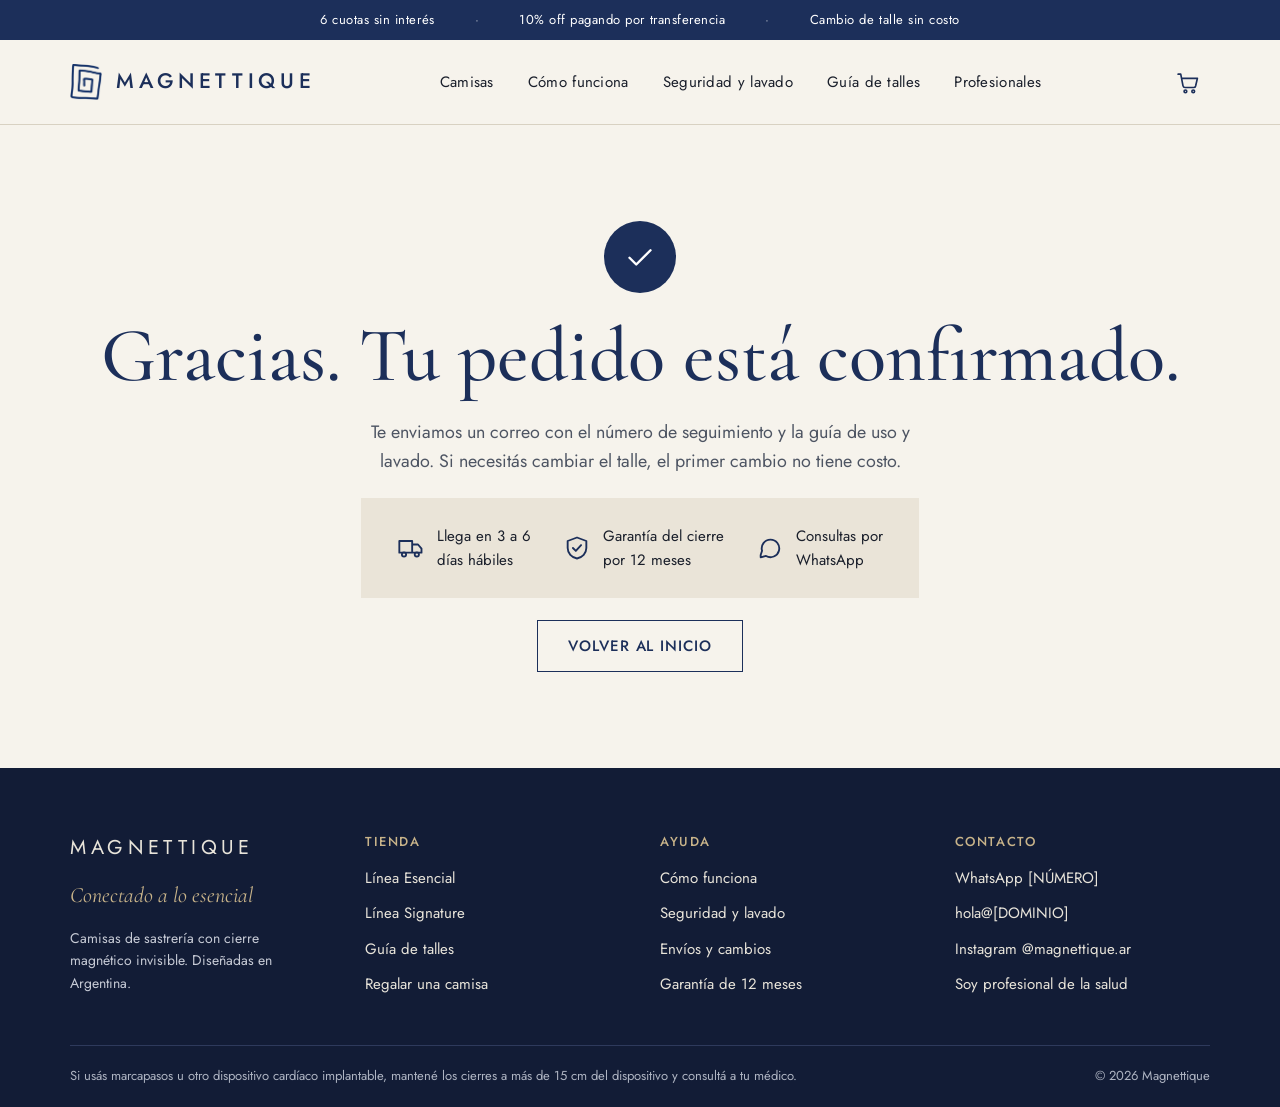
<file: gracias.html>
<!doctype html>
<html lang="es" class="no-js">
<head>
<meta charset="utf-8">
<meta name="viewport" content="width=device-width, initial-scale=1">
<title>¡Gracias por tu compra! — Magnettique</title>
<meta name="description" content="Tu pedido en Magnettique está confirmado.">
<meta property="og:title" content="¡Gracias por tu compra! — Magnettique">
<meta property="og:description" content="Tu pedido en Magnettique está confirmado.">
<meta property="og:image" content="assets/img/og-magnettique.jpg">
<meta property="og:image:width" content="1200">
<meta property="og:image:height" content="630">
<meta property="og:type" content="website">
<meta name="twitter:card" content="summary_large_image">
<meta name="theme-color" content="#1C2F5A">
<link rel="icon" href="assets/img/favicon.png" type="image/png">
<link rel="preconnect" href="https://fonts.googleapis.com">
<link rel="preconnect" href="https://fonts.gstatic.com" crossorigin>
<link href="https://fonts.googleapis.com/css2?family=Cormorant+Garamond:ital,wght@0,500;0,600;1,500&family=Jost:wght@400;500;600&display=swap" rel="stylesheet">
<link rel="stylesheet" href="styles.css?v=20260930">
<script defer src="main.js?v=20260930"></script>
</head>
<body>
<svg width="0" height="0" style="position:absolute" aria-hidden="true"><symbol id="i-cart" viewBox="0 0 24 24"><path d="M3 4h2.5l2.2 11.2a2 2 0 0 0 2 1.6h8.1a2 2 0 0 0 2-1.5L21.5 8H6.3"/><circle cx="10" cy="20.5" r="1.3"/><circle cx="17.5" cy="20.5" r="1.3"/></symbol><symbol id="i-hand" viewBox="0 0 24 24"><path d="M8 13V5.5a1.5 1.5 0 0 1 3 0V12M11 11.5V4a1.5 1.5 0 0 1 3 0v7.5M14 11.5V5.5a1.5 1.5 0 0 1 3 0V14c0 4-2.5 7-6.5 7S5 18.5 4 16l-1.3-3.2a1.4 1.4 0 0 1 2.5-1.2L8 15"/></symbol><symbol id="i-eye" viewBox="0 0 24 24"><path d="M2 12s3.6-7 10-7 10 7 10 7-3.6 7-10 7S2 12 2 12z"/><path d="M4 4l16 16"/></symbol><symbol id="i-wash" viewBox="0 0 24 24"><path d="M3 6h18l-2 14H5L3 6z"/><path d="M3 6l2-3h14l2 3"/><path d="M7 12c1.5 1.2 3 1.2 5 0s3.5-1.2 5 0"/></symbol><symbol id="i-card" viewBox="0 0 24 24"><rect x="2.5" y="5" width="19" height="14" rx="2"/><path d="M2.5 10h19M6 15h4"/></symbol><symbol id="i-shield" viewBox="0 0 24 24"><path d="M12 3l8 3v6c0 4.5-3.4 8-8 9-4.6-1-8-4.5-8-9V6l8-3z"/><path d="M8.5 12l2.5 2.5 4.5-5"/></symbol><symbol id="i-heart" viewBox="0 0 24 24"><path d="M12 20s-7.5-4.6-9.2-9.2C1.7 7.6 4 4.5 7.2 4.5c2 0 3.6 1.1 4.8 2.8 1.2-1.7 2.8-2.8 4.8-2.8 3.2 0 5.5 3.1 4.4 6.3C19.5 15.4 12 20 12 20z"/></symbol><symbol id="i-truck" viewBox="0 0 24 24"><path d="M2 6h11v10H2zM13 9h5l3 3.5V16h-8"/><circle cx="6" cy="17.5" r="1.8"/><circle cx="17" cy="17.5" r="1.8"/></symbol><symbol id="i-pulse" viewBox="0 0 24 24"><path d="M3 12h4l2-5 4 10 2-5h6"/></symbol><symbol id="i-magnet" viewBox="0 0 24 24"><path d="M5 3h4v8a3 3 0 0 0 6 0V3h4v8a7 7 0 0 1-14 0V3z"/><path d="M5 7h4M15 7h4"/></symbol><symbol id="i-check" viewBox="0 0 24 24"><path d="M5 12.5l4.5 4.5L19 7.5"/></symbol><symbol id="i-arrow" viewBox="0 0 24 24"><path d="M5 12h14M13 6l6 6-6 6"/></symbol><symbol id="i-swap" viewBox="0 0 24 24"><path d="M4 8h13l-3-3M20 16H7l3 3"/></symbol><symbol id="i-user" viewBox="0 0 24 24"><circle cx="12" cy="8" r="4"/><path d="M4 21c1.5-4 4.5-6 8-6s6.5 2 8 6"/></symbol><symbol id="i-lock" viewBox="0 0 24 24"><rect x="4.5" y="10.5" width="15" height="10" rx="2"/><path d="M8 10.5V7a4 4 0 0 1 8 0v3.5"/></symbol><symbol id="i-menu" viewBox="0 0 24 24"><path d="M4 7h16M4 12h16M4 17h16"/></symbol><symbol id="i-chat" viewBox="0 0 24 24"><path d="M4 18l1.2-3.6A7.5 7.5 0 1 1 8.6 18.8L4 20z"/></symbol></svg>
<a class="sr-only" href="#contenido">Saltar al contenido</a>
<div class="topbar"><div class="wrap"><span>6 cuotas sin interés</span><span class="dot">·</span><span>10% off pagando por transferencia</span><span class="dot">·</span><span>Cambio de talle sin costo</span></div></div>
<header class="nav"><div class="wrap">
<a class="brand" href="index.html"><img src="assets/img/isotipo.webp" alt="" width="32" height="36"><span>MAGNETTIQUE</span></a>
<nav class="nav__links" aria-label="Principal"><a href="camisas.html">Camisas</a><a href="index.html#como">Cómo funciona</a><a href="index.html#seguridad">Seguridad y lavado</a><a href="producto.html#talles">Guía de talles</a><a href="index.html#profesionales">Profesionales</a></nav>
<div class="nav__icons">
<a class="icon-btn" href="carrito.html" aria-label="Carrito"><svg class="ico " aria-hidden="true"><use href="#i-cart"/></svg><span class="cart-count" data-cart-count hidden>0</span></a>
<button class="icon-btn menu-toggle" type="button" aria-label="Abrir menú" aria-expanded="false" aria-controls="mobile-menu"><svg class="ico " aria-hidden="true"><use href="#i-menu"/></svg></button>
</div></div></header>
<nav id="mobile-menu" class="mobile-menu" aria-label="Menú móvil"><a href="camisas.html">Camisas</a><a href="index.html#como">Cómo funciona</a><a href="index.html#seguridad">Seguridad y lavado</a><a href="producto.html#talles">Guía de talles</a><a href="index.html#profesionales">Profesionales</a><a href="carrito.html">Carrito</a></nav>
<main id="contenido">
<section class="wrap thanks">
<span class="thanks__icon"><svg class="ico " aria-hidden="true"><use href="#i-check"/></svg></span>
<h1>Gracias. Tu pedido está confirmado.</h1>
<p class="lead" style="margin:0 auto">Te enviamos un correo con el número de seguimiento y la guía de uso y lavado. Si necesitás cambiar el talle, el primer cambio no tiene costo.</p>
<div class="thanks__perks"><div><svg class="ico " aria-hidden="true"><use href="#i-truck"/></svg>Llega en 3 a 6<br>días hábiles</div><div><svg class="ico " aria-hidden="true"><use href="#i-shield"/></svg>Garantía del cierre<br>por 12 meses</div><div><svg class="ico " aria-hidden="true"><use href="#i-chat"/></svg>Consultas por<br>WhatsApp</div></div>
<a class="btn btn--ghost" href="index.html">Volver al inicio</a>
</section>
</main>
<footer class="footer"><div class="wrap">
<div class="footer__grid">
<div class="footer__brand"><div class="name">MAGNETTIQUE</div><div class="tag">Conectado a lo esencial</div><p>Camisas de sastrería con cierre magnético invisible. Diseñadas en Argentina.</p></div>
<div><h4>Tienda</h4><ul><li><a href="camisas.html?linea=Esencial">Línea Esencial</a></li><li><a href="camisas.html?linea=Signature">Línea Signature</a></li><li><a href="producto.html#talles">Guía de talles</a></li><li><a href="index.html#regalo">Regalar una camisa</a></li></ul></div>
<div><h4>Ayuda</h4><ul><li><a href="index.html#como">Cómo funciona</a></li><li><a href="index.html#seguridad">Seguridad y lavado</a></li><li><a href="index.html#faq">Envíos y cambios</a></li><li><a href="index.html#seguridad">Garantía de 12 meses</a></li></ul></div>
<div><h4>Contacto</h4><ul><li><a href="https://wa.me/[NUMERO]">WhatsApp [NÚMERO]</a></li><li><a href="mailto:hola@[DOMINIO]">hola@[DOMINIO]</a></li><li><a href="https://instagram.com/magnettique.ar">Instagram @magnettique.ar</a></li><li><a href="index.html#profesionales">Soy profesional de la salud</a></li></ul></div>
</div>
<div class="footer__legal"><span>Si usás marcapasos u otro dispositivo cardíaco implantable, mantené los cierres a más de 15 cm del dispositivo y consultá a tu médico.</span><span>© 2026 Magnettique</span></div>
</div></footer>
</body>
</html>
</file>
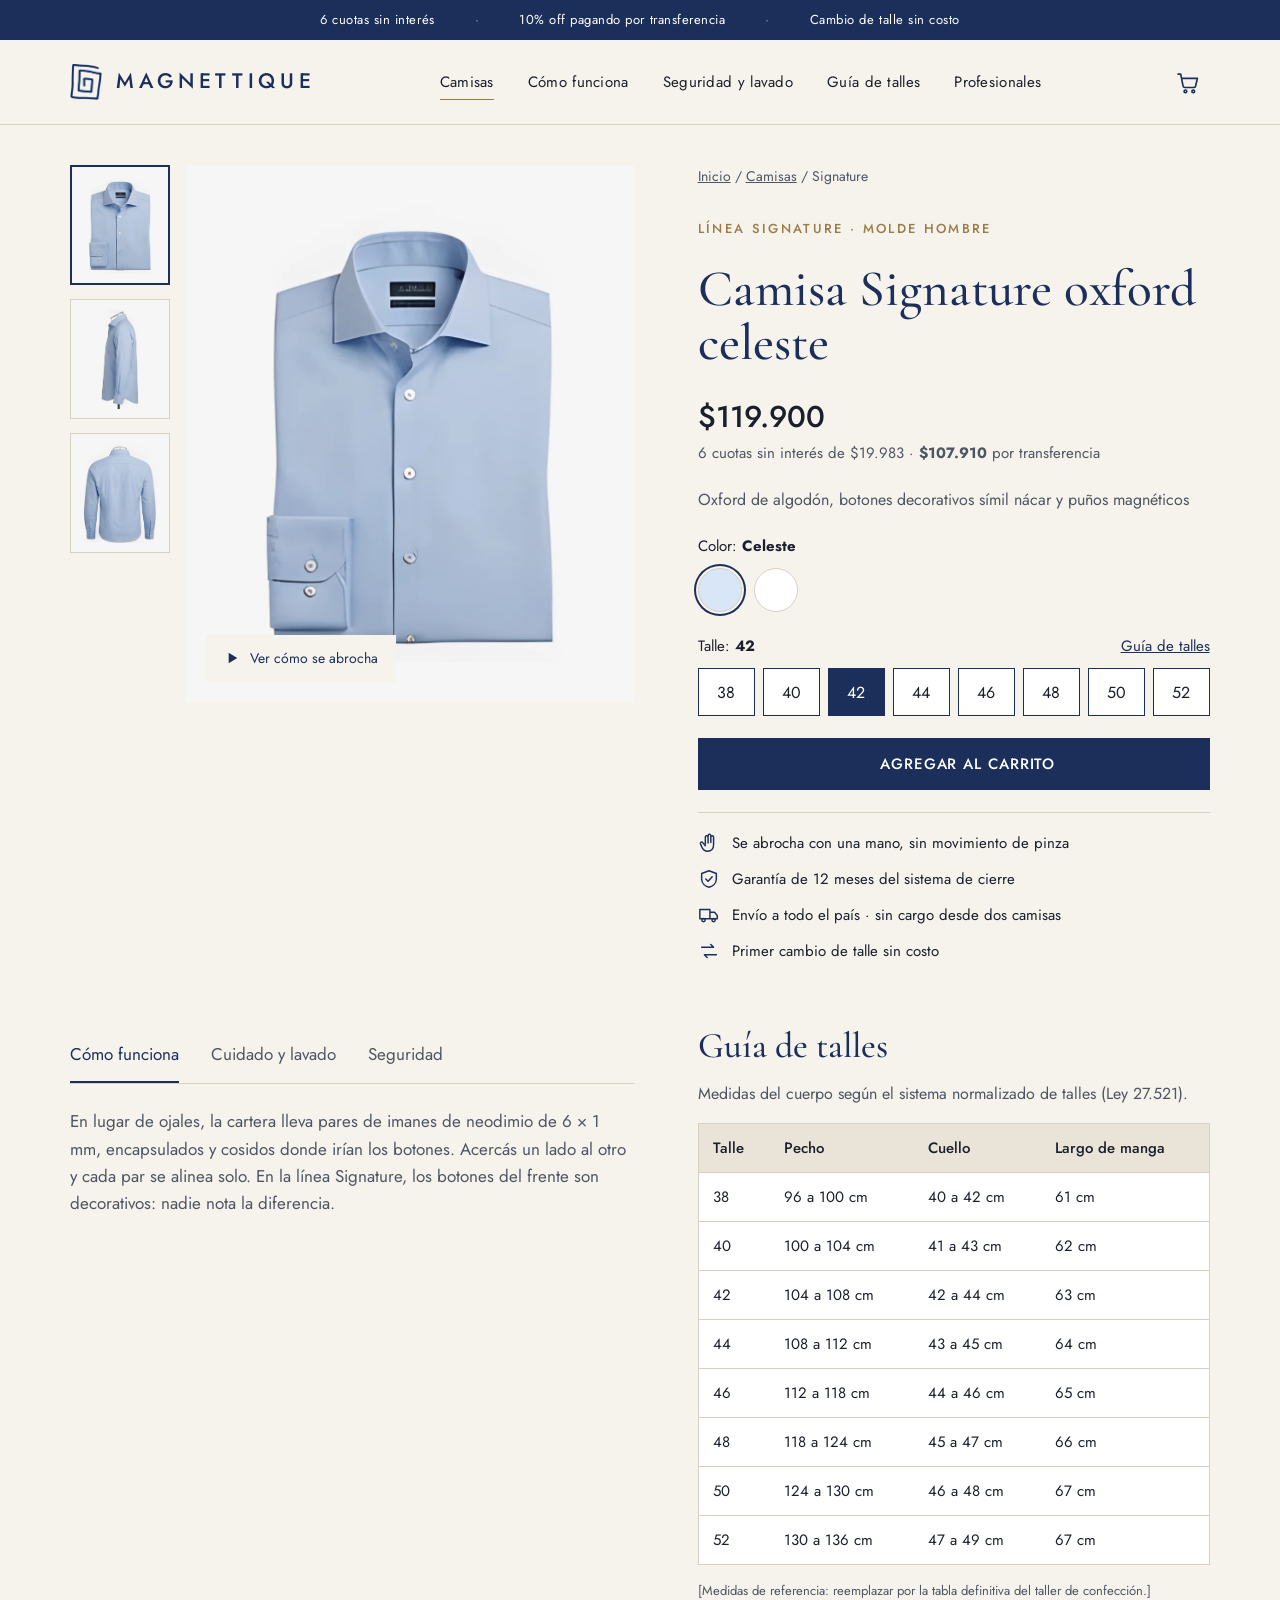
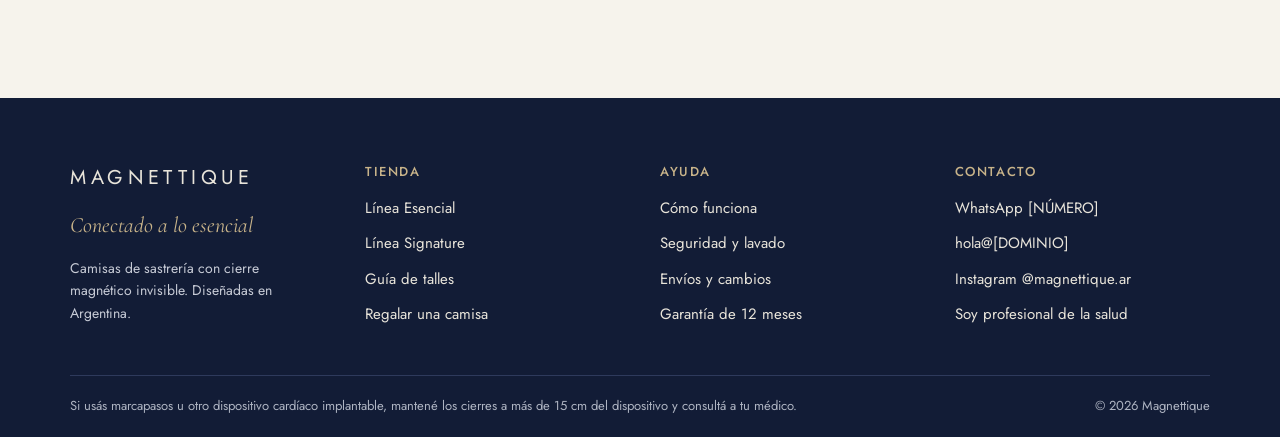
<file: producto.html>
<!doctype html>
<html lang="es" class="no-js">
<head>
<meta charset="utf-8">
<meta name="viewport" content="width=device-width, initial-scale=1">
<title>Camisa Signature oxford celeste — Magnettique</title>
<meta name="description" content="Camisa con cierre magnético invisible: se abrocha con una mano, va al lavarropas y tiene garantía de 12 meses.">
<meta property="og:title" content="Camisa Signature oxford celeste — Magnettique">
<meta property="og:description" content="Camisa con cierre magnético invisible: se abrocha con una mano, va al lavarropas y tiene garantía de 12 meses.">
<meta property="og:image" content="assets/img/og-magnettique.jpg">
<meta property="og:image:width" content="1200">
<meta property="og:image:height" content="630">
<meta property="og:type" content="website">
<meta name="twitter:card" content="summary_large_image">
<meta name="theme-color" content="#1C2F5A">
<link rel="icon" href="assets/img/favicon.png" type="image/png">
<link rel="preconnect" href="https://fonts.googleapis.com">
<link rel="preconnect" href="https://fonts.gstatic.com" crossorigin>
<link href="https://fonts.googleapis.com/css2?family=Cormorant+Garamond:ital,wght@0,500;0,600;1,500&family=Jost:wght@400;500;600&display=swap" rel="stylesheet">
<link rel="stylesheet" href="styles.css?v=20260930">
<script defer src="main.js?v=20260930"></script>
</head>
<body>
<svg width="0" height="0" style="position:absolute" aria-hidden="true"><symbol id="i-cart" viewBox="0 0 24 24"><path d="M3 4h2.5l2.2 11.2a2 2 0 0 0 2 1.6h8.1a2 2 0 0 0 2-1.5L21.5 8H6.3"/><circle cx="10" cy="20.5" r="1.3"/><circle cx="17.5" cy="20.5" r="1.3"/></symbol><symbol id="i-hand" viewBox="0 0 24 24"><path d="M8 13V5.5a1.5 1.5 0 0 1 3 0V12M11 11.5V4a1.5 1.5 0 0 1 3 0v7.5M14 11.5V5.5a1.5 1.5 0 0 1 3 0V14c0 4-2.5 7-6.5 7S5 18.5 4 16l-1.3-3.2a1.4 1.4 0 0 1 2.5-1.2L8 15"/></symbol><symbol id="i-eye" viewBox="0 0 24 24"><path d="M2 12s3.6-7 10-7 10 7 10 7-3.6 7-10 7S2 12 2 12z"/><path d="M4 4l16 16"/></symbol><symbol id="i-wash" viewBox="0 0 24 24"><path d="M3 6h18l-2 14H5L3 6z"/><path d="M3 6l2-3h14l2 3"/><path d="M7 12c1.5 1.2 3 1.2 5 0s3.5-1.2 5 0"/></symbol><symbol id="i-card" viewBox="0 0 24 24"><rect x="2.5" y="5" width="19" height="14" rx="2"/><path d="M2.5 10h19M6 15h4"/></symbol><symbol id="i-shield" viewBox="0 0 24 24"><path d="M12 3l8 3v6c0 4.5-3.4 8-8 9-4.6-1-8-4.5-8-9V6l8-3z"/><path d="M8.5 12l2.5 2.5 4.5-5"/></symbol><symbol id="i-heart" viewBox="0 0 24 24"><path d="M12 20s-7.5-4.6-9.2-9.2C1.7 7.6 4 4.5 7.2 4.5c2 0 3.6 1.1 4.8 2.8 1.2-1.7 2.8-2.8 4.8-2.8 3.2 0 5.5 3.1 4.4 6.3C19.5 15.4 12 20 12 20z"/></symbol><symbol id="i-truck" viewBox="0 0 24 24"><path d="M2 6h11v10H2zM13 9h5l3 3.5V16h-8"/><circle cx="6" cy="17.5" r="1.8"/><circle cx="17" cy="17.5" r="1.8"/></symbol><symbol id="i-pulse" viewBox="0 0 24 24"><path d="M3 12h4l2-5 4 10 2-5h6"/></symbol><symbol id="i-magnet" viewBox="0 0 24 24"><path d="M5 3h4v8a3 3 0 0 0 6 0V3h4v8a7 7 0 0 1-14 0V3z"/><path d="M5 7h4M15 7h4"/></symbol><symbol id="i-check" viewBox="0 0 24 24"><path d="M5 12.5l4.5 4.5L19 7.5"/></symbol><symbol id="i-arrow" viewBox="0 0 24 24"><path d="M5 12h14M13 6l6 6-6 6"/></symbol><symbol id="i-swap" viewBox="0 0 24 24"><path d="M4 8h13l-3-3M20 16H7l3 3"/></symbol><symbol id="i-user" viewBox="0 0 24 24"><circle cx="12" cy="8" r="4"/><path d="M4 21c1.5-4 4.5-6 8-6s6.5 2 8 6"/></symbol><symbol id="i-lock" viewBox="0 0 24 24"><rect x="4.5" y="10.5" width="15" height="10" rx="2"/><path d="M8 10.5V7a4 4 0 0 1 8 0v3.5"/></symbol><symbol id="i-menu" viewBox="0 0 24 24"><path d="M4 7h16M4 12h16M4 17h16"/></symbol><symbol id="i-chat" viewBox="0 0 24 24"><path d="M4 18l1.2-3.6A7.5 7.5 0 1 1 8.6 18.8L4 20z"/></symbol></svg>
<a class="sr-only" href="#contenido">Saltar al contenido</a>
<div class="topbar"><div class="wrap"><span>6 cuotas sin interés</span><span class="dot">·</span><span>10% off pagando por transferencia</span><span class="dot">·</span><span>Cambio de talle sin costo</span></div></div>
<header class="nav"><div class="wrap">
<a class="brand" href="index.html"><img src="assets/img/isotipo.webp" alt="" width="32" height="36"><span>MAGNETTIQUE</span></a>
<nav class="nav__links" aria-label="Principal"><a href="camisas.html" aria-current="page">Camisas</a><a href="index.html#como">Cómo funciona</a><a href="index.html#seguridad">Seguridad y lavado</a><a href="producto.html#talles">Guía de talles</a><a href="index.html#profesionales">Profesionales</a></nav>
<div class="nav__icons">
<a class="icon-btn" href="carrito.html" aria-label="Carrito"><svg class="ico " aria-hidden="true"><use href="#i-cart"/></svg><span class="cart-count" data-cart-count hidden>0</span></a>
<button class="icon-btn menu-toggle" type="button" aria-label="Abrir menú" aria-expanded="false" aria-controls="mobile-menu"><svg class="ico " aria-hidden="true"><use href="#i-menu"/></svg></button>
</div></div></header>
<nav id="mobile-menu" class="mobile-menu" aria-label="Menú móvil"><a href="camisas.html">Camisas</a><a href="index.html#como">Cómo funciona</a><a href="index.html#seguridad">Seguridad y lavado</a><a href="producto.html#talles">Guía de talles</a><a href="index.html#profesionales">Profesionales</a><a href="carrito.html">Carrito</a></nav>
<main id="contenido">
<div class="wrap" data-product="signature-celeste-h">
<div class="product">
<div class="gallery">
<div class="gallery__thumbs"><button type="button" aria-pressed="true" aria-label="Vista de frente"><img data-thumb-img="frente" src="assets/img/camisas/signature-celeste-frente.webp" alt=""></button><button type="button" aria-pressed="false" aria-label="Vista de perfil"><img data-thumb-img="perfil" src="assets/img/camisas/signature-celeste-perfil.webp" alt=""></button><button type="button" aria-pressed="false" aria-label="Vista de espalda"><img data-thumb-img="espalda" src="assets/img/camisas/signature-celeste-espalda.webp" alt=""></button></div>
<div class="gallery__main"><img data-main-img src="assets/img/camisas/signature-celeste-frente.webp" alt="Camisa Signature oxford celeste, vista de frente"><a class="play-chip" href="assets/video/como-se-abrocha.mp4" data-video="assets/video/como-se-abrocha.mp4" data-video-poster="assets/video/como-se-abrocha.jpg" data-video-title="Cómo se abrocha una camisa Magnettique"><svg width="16" height="16" viewBox="0 0 24 24" aria-hidden="true"><path d="M7 4l13 8-13 8z" fill="currentColor"/></svg>Ver cómo se abrocha</a></div>
</div>
<div class="buy">
<div class="crumbs"><a href="index.html">Inicio</a> / <a href="camisas.html">Camisas</a> / <span data-crumb>Signature</span></div>
<div class="eyebrow" data-eyebrow>Línea Signature · Molde hombre</div>
<h1 data-name>Camisa Signature oxford celeste</h1>
<div><div class="buy__price" data-price>$119.900</div><div class="buy__sub" data-sub>6 cuotas sin interés de $19.983 · <strong>$107.910</strong> por transferencia</div></div>
<p class="muted" data-tela>Oxford de algodón, botones decorativos símil nácar y puños magnéticos</p>
<div><div class="opt-head"><span>Color: <strong data-color-label>Celeste</strong></span></div><div class="swatches" data-swatches></div></div>
<div><div class="opt-head"><span>Talle: <strong data-size-label>42</strong></span><a href="#talles">Guía de talles</a></div><div class="sizes" data-sizes></div></div>
<button class="btn btn--block" type="button" data-add><svg class="ico " aria-hidden="true"><use href="#i-cart"/></svg>Agregar al carrito</button>
<div class="added" data-added hidden role="status"><span></span><a href="carrito.html">Ver carrito</a></div>
<ul class="perks"><li><svg class="ico " aria-hidden="true"><use href="#i-hand"/></svg>Se abrocha con una mano, sin movimiento de pinza</li><li><svg class="ico " aria-hidden="true"><use href="#i-shield"/></svg>Garantía de 12 meses del sistema de cierre</li><li><svg class="ico " aria-hidden="true"><use href="#i-truck"/></svg>Envío a todo el país · sin cargo desde dos camisas</li><li><svg class="ico " aria-hidden="true"><use href="#i-swap"/></svg>Primer cambio de talle sin costo</li></ul>
</div>
</div>
<div class="details" id="talles">
<div>
<div class="tabs" role="tablist" aria-label="Información del producto">
<button role="tab" id="tab-como" aria-selected="true" aria-controls="tab-como-panel">Cómo funciona</button>
<button role="tab" id="tab-lavado" aria-selected="false" aria-controls="tab-lavado-panel">Cuidado y lavado</button>
<button role="tab" id="tab-seg" aria-selected="false" aria-controls="tab-seg-panel">Seguridad</button>
</div>
<div class="tabpanel" role="tabpanel" id="tab-como-panel" aria-labelledby="tab-como"><p>En lugar de ojales, la cartera lleva pares de imanes de neodimio de 6 × 1 mm, encapsulados y cosidos donde irían los botones. Acercás un lado al otro y cada par se alinea solo. En la línea Signature, los botones del frente son decorativos: nadie nota la diferencia.</p></div>
<div class="tabpanel" role="tabpanel" id="tab-lavado-panel" aria-labelledby="tab-lavado" hidden><p>Lavarropas en programa delicado, agua fría o tibia, sin blanqueador. Usá la bolsa de lavado. Planchá sobre la cartera a temperatura media. Los imanes tienen recubrimiento de níquel y van sellados para resistir el lavado.</p></div>
<div class="tabpanel" role="tabpanel" id="tab-seg-panel" aria-labelledby="tab-seg" hidden><p>Si usás marcapasos o un dispositivo cardíaco implantable, mantené los cierres a más de 15 cm del dispositivo y consultá a tu médico antes de usar la prenda. La advertencia figura en la etiqueta y en el packaging.</p></div>
</div>
<div style="display:flex;flex-direction:column;gap:16px">
<h2 style="font-size:36px">Guía de talles</h2>
<p class="muted">Medidas del cuerpo según el sistema normalizado de talles (Ley 27.521).</p>
<div class="table-scroll"><table class="size-table"><thead><tr><th scope="col">Talle</th><th scope="col">Pecho</th><th scope="col">Cuello</th><th scope="col">Largo de manga</th></tr></thead><tbody><tr><td>38</td><td>96 a 100 cm</td><td>40 a 42 cm</td><td>61 cm</td></tr><tr><td>40</td><td>100 a 104 cm</td><td>41 a 43 cm</td><td>62 cm</td></tr><tr><td>42</td><td>104 a 108 cm</td><td>42 a 44 cm</td><td>63 cm</td></tr><tr><td>44</td><td>108 a 112 cm</td><td>43 a 45 cm</td><td>64 cm</td></tr><tr><td>46</td><td>112 a 118 cm</td><td>44 a 46 cm</td><td>65 cm</td></tr><tr><td>48</td><td>118 a 124 cm</td><td>45 a 47 cm</td><td>66 cm</td></tr><tr><td>50</td><td>124 a 130 cm</td><td>46 a 48 cm</td><td>67 cm</td></tr><tr><td>52</td><td>130 a 136 cm</td><td>47 a 49 cm</td><td>67 cm</td></tr></tbody></table></div>
<p class="muted" style="font-size:13px">[Medidas de referencia: reemplazar por la tabla definitiva del taller de confección.]</p>
</div>
</div>
</div>
</main>
<footer class="footer"><div class="wrap">
<div class="footer__grid">
<div class="footer__brand"><div class="name">MAGNETTIQUE</div><div class="tag">Conectado a lo esencial</div><p>Camisas de sastrería con cierre magnético invisible. Diseñadas en Argentina.</p></div>
<div><h4>Tienda</h4><ul><li><a href="camisas.html?linea=Esencial">Línea Esencial</a></li><li><a href="camisas.html?linea=Signature">Línea Signature</a></li><li><a href="producto.html#talles">Guía de talles</a></li><li><a href="index.html#regalo">Regalar una camisa</a></li></ul></div>
<div><h4>Ayuda</h4><ul><li><a href="index.html#como">Cómo funciona</a></li><li><a href="index.html#seguridad">Seguridad y lavado</a></li><li><a href="index.html#faq">Envíos y cambios</a></li><li><a href="index.html#seguridad">Garantía de 12 meses</a></li></ul></div>
<div><h4>Contacto</h4><ul><li><a href="https://wa.me/[NUMERO]">WhatsApp [NÚMERO]</a></li><li><a href="mailto:hola@[DOMINIO]">hola@[DOMINIO]</a></li><li><a href="https://instagram.com/magnettique.ar">Instagram @magnettique.ar</a></li><li><a href="index.html#profesionales">Soy profesional de la salud</a></li></ul></div>
</div>
<div class="footer__legal"><span>Si usás marcapasos u otro dispositivo cardíaco implantable, mantené los cierres a más de 15 cm del dispositivo y consultá a tu médico.</span><span>© 2026 Magnettique</span></div>
</div></footer>
</body>
</html>
</file>
<file: styles.css>
/* =========================================================
   Magnettique — hoja de estilos
   ========================================================= */
:root {
  --navy: #1C2F5A;
  --navy-deep: #121C36;
  --ink: #1A1F2B;
  --muted: #4E5563;
  --ivory: #F6F3EC;
  --sand: #EAE4D8;
  --sand-2: #E2DACA;
  --brass: #9C7A45;
  --brass-light: #C9B48A;
  --line: #D8D1C2;
  --white: #FFFFFF;
  --serif: "Cormorant Garamond", Georgia, "Times New Roman", serif;
  --sans: "Jost", "Helvetica Neue", Helvetica, sans-serif;
  --pad: clamp(20px, 5.5vw, 80px);
  --maxw: 1440px;
}
*, *::before, *::after { box-sizing: border-box; }
html { scroll-behavior: smooth; }
body { margin: 0; background: var(--ivory); color: var(--ink); font-family: var(--sans); font-size: 16px; line-height: 1.6; -webkit-font-smoothing: antialiased; }
img { max-width: 100%; display: block; }
a { color: var(--navy); }
a:hover { color: #0F1B38; }
button, input, select { font: inherit; }
:focus-visible { outline: 2px solid var(--brass); outline-offset: 3px; }
.sr-only { position: absolute; width: 1px; height: 1px; overflow: hidden; clip: rect(0 0 0 0); white-space: nowrap; }
.wrap { max-width: var(--maxw); margin: 0 auto; padding-inline: var(--pad); }

/* ---------- Tipografía ---------- */
h1, h2, h3 { font-family: var(--serif); font-weight: 500; color: var(--navy); margin: 0; line-height: 1.06; }
h1 { font-size: clamp(44px, 6vw, 84px); }
h2 { font-size: clamp(34px, 4vw, 56px); }
h3 { font-size: clamp(24px, 2.2vw, 30px); }
p { margin: 0; }
.eyebrow { font-size: 13px; letter-spacing: 0.18em; text-transform: uppercase; color: var(--brass); font-weight: 500; }
.lead { font-size: clamp(17px, 1.4vw, 19px); color: var(--muted); max-width: 560px; }
.muted { color: var(--muted); }

/* ---------- Botones ---------- */
.btn { display: inline-flex; align-items: center; justify-content: center; gap: 10px; min-height: 52px; padding: 0 30px; border: 1px solid var(--navy); background: var(--navy); color: var(--white); text-decoration: none; font-size: 15px; letter-spacing: 0.06em; text-transform: uppercase; font-weight: 500; cursor: pointer; transition: background .2s, color .2s, transform .2s; }
.btn:hover { background: #0F1B38; color: var(--white); transform: translateY(-1px); }
.btn--ghost { background: transparent; color: var(--navy); }
.btn--ghost:hover { background: var(--navy); color: var(--white); }
.btn--block { width: 100%; }
.btn svg { width: 18px; height: 18px; }
.link-arrow { display: inline-flex; gap: 8px; align-items: center; font-size: 15px; }

/* ---------- Barra superior y navegación ---------- */
.topbar { background: var(--navy); color: var(--white); font-size: 13px; letter-spacing: 0.04em; }
.topbar .wrap { min-height: 40px; display: flex; align-items: center; justify-content: center; gap: 14px 40px; flex-wrap: wrap; text-align: center; padding-block: 8px; }
.topbar .dot { opacity: .6; }
.nav { position: sticky; top: 0; z-index: 50; background: rgba(246, 243, 236, 0.96); border-bottom: 1px solid var(--line); }
.nav .wrap { height: 84px; display: flex; align-items: center; justify-content: space-between; gap: 24px; }
.brand { display: flex; align-items: center; gap: 14px; text-decoration: none; color: var(--navy); }
.brand img { width: 32px; height: auto; }
.brand span { font-size: 21px; letter-spacing: 0.22em; font-weight: 500; }
.nav__links { display: flex; gap: 34px; }
.nav__links a { color: var(--ink); text-decoration: none; font-size: 15px; letter-spacing: 0.02em; padding: 10px 0; position: relative; }
.nav__links a::after { content: ""; position: absolute; left: 0; right: 0; bottom: 4px; height: 1px; background: var(--brass); transform: scaleX(0); transform-origin: left; transition: transform .25s; }
.nav__links a:hover::after, .nav__links a[aria-current="page"]::after { transform: scaleX(1); }
.nav__icons { display: flex; align-items: center; gap: 6px; }
.icon-btn { width: 44px; height: 44px; display: inline-flex; align-items: center; justify-content: center; background: none; border: 0; color: var(--navy); cursor: pointer; position: relative; text-decoration: none; }
.icon-btn svg { width: 25px; height: 25px; }
.cart-count { position: absolute; top: 3px; right: 1px; min-width: 18px; height: 18px; padding: 0 5px; border-radius: 9px; background: var(--brass); color: var(--white); font-size: 11px; display: flex; align-items: center; justify-content: center; }
.cart-count[hidden] { display: none; }
.menu-toggle { display: none; }
.mobile-menu { display: none; }

/* ---------- Iconos ---------- */
.ico { width: 28px; height: 28px; fill: none; stroke: currentColor; stroke-width: 1.6; stroke-linecap: round; stroke-linejoin: round; color: var(--navy); flex-shrink: 0; }
.ico--brass { color: var(--brass); }

/* ---------- Hero ---------- */
.hero { display: grid; grid-template-columns: minmax(0, 1.05fr) minmax(0, 1fr); min-height: min(820px, calc(100vh - 124px)); }
.hero__copy { padding: clamp(56px, 8vw, 110px) 40px clamp(48px, 6vw, 80px) var(--pad); display: flex; flex-direction: column; justify-content: center; gap: 26px; max-width: 760px; margin-left: auto; }
.hero__ctas { display: flex; gap: 14px; flex-wrap: wrap; padding-top: 6px; }
.hero__trust { display: flex; gap: 12px 28px; flex-wrap: wrap; font-size: 14px; color: var(--muted); padding-top: 10px; }
.hero__trust span { display: inline-flex; gap: 8px; align-items: center; }
.hero__trust .ico { width: 20px; height: 20px; }
.hero__art { background: var(--sand); position: relative; display: flex; align-items: center; justify-content: center; overflow: hidden; }
.hero__circle { width: min(460px, 78%); aspect-ratio: 1; border-radius: 50%; background: #F6F6F6; position: relative; overflow: hidden; animation: float 6s ease-in-out infinite; }
.hero__circle img { position: absolute; inset: 8%; width: 84%; height: 84%; object-fit: contain; opacity: 0; transform: scale(.97); transition: opacity 1.2s ease, transform 1.2s ease; }
.hero__circle img.is-on { opacity: 1; transform: scale(1); }
@media (prefers-reduced-motion: reduce) { .hero__circle { animation: none; } .hero__circle img { transition: none; } }
@keyframes float { 0%, 100% { transform: translateY(0); } 50% { transform: translateY(-10px); } }
.hero__badge { position: absolute; left: 40px; bottom: 40px; background: var(--ivory); border: 1px solid var(--line); padding: 16px 20px; display: flex; gap: 12px; align-items: center; font-size: 14px; line-height: 1.4; }

/* ---------- Secciones ---------- */
.section { padding-block: clamp(64px, 8vw, 96px); }
.section--sand { background: var(--sand); }
.section__head { display: flex; justify-content: space-between; align-items: flex-end; gap: 32px; flex-wrap: wrap; margin-bottom: clamp(36px, 4vw, 56px); }
.section__head > div { display: flex; flex-direction: column; gap: 14px; }
.section__head p { max-width: 460px; color: var(--muted); font-size: 17px; }

.features { display: grid; grid-template-columns: repeat(4, minmax(0, 1fr)); gap: 40px; padding-block: 56px; border-bottom: 1px solid var(--line); }
.feature { display: flex; flex-direction: column; gap: 10px; }
.feature strong { font-size: 18px; font-weight: 500; color: var(--navy); }
.feature p { font-size: 15px; color: var(--muted); }
.feature .ico { width: 32px; height: 32px; }

.steps { display: grid; grid-template-columns: repeat(3, minmax(0, 1fr)); gap: 48px; }
.step { border-top: 1px solid var(--navy); padding-top: 24px; display: flex; flex-direction: column; gap: 12px; }
.step__n { font-family: var(--serif); font-size: 44px; color: var(--brass); line-height: 1; }
.step strong { font-size: 22px; font-weight: 500; color: var(--navy); }
.step p { color: var(--muted); }

.lines { display: grid; grid-template-columns: repeat(2, minmax(0, 1fr)); gap: 40px; }
.line-card { background: var(--white); border: 1px solid var(--line); display: flex; flex-direction: column; }
.line-card__img { background: var(--sand); aspect-ratio: 16 / 10; display: flex; align-items: center; justify-content: center; overflow: hidden; }
.line-card__img img { height: 82%; width: auto; transition: transform .5s; }
.line-card:hover .line-card__img img { transform: scale(1.04); }
.line-card__body { padding: clamp(24px, 3vw, 36px); display: flex; flex-direction: column; gap: 14px; }
.line-card__top { display: flex; justify-content: space-between; align-items: baseline; gap: 16px; }
.line-card__top h3 { font-size: 38px; }
.collection-banner { margin: 0 0 40px; background: var(--sand); border: 1px solid var(--line); overflow: hidden; }
.collection-banner img { display: block; width: 100%; height: auto; aspect-ratio: 1024 / 572; object-fit: cover; transition: transform .6s; }
.rack { position: relative; }
.rack__base, .rack__cut { transition: filter .35s ease, transform .45s cubic-bezier(.2, .8, .2, 1); }
.rack__shirt { position: absolute; inset: 0; pointer-events: none; outline: none; color: inherit; text-decoration: none; }
.rack__cut { position: absolute; inset: 0; clip-path: var(--clip); transform-origin: var(--ox) var(--oy); pointer-events: auto; cursor: pointer; }
.rack:has(.rack__shirt:hover, .rack__shirt:focus-visible) .rack__base,
.rack:has(.rack__shirt:hover, .rack__shirt:focus-visible) .rack__shirt:not(:hover):not(:focus-visible) .rack__cut { filter: brightness(.82) saturate(.6); }
.rack__shirt:hover, .rack__shirt:focus-visible { z-index: 2; }
.rack__shirt:hover .rack__cut, .rack__shirt:focus-visible .rack__cut { transform: scale(1.04); }
/* Ficha que "abre" la camisa: foto de frente de la tienda */
.rack__peek { position: absolute; left: clamp(17%, var(--ox), 83%); top: 50%; width: 30%; display: flex; align-items: center; gap: 14px; flex-direction: column; opacity: 0; transform: translate(-50%, -50%) scale(.55); transform-origin: 50% 40%; transition: opacity .3s ease, transform .5s cubic-bezier(.2, .9, .25, 1.1); pointer-events: none; }
.rack__peek img { width: 100%; height: auto; aspect-ratio: auto; object-fit: contain; filter: drop-shadow(0 26px 30px rgba(26, 31, 43, .35)); }
.rack__info { display: flex; justify-content: space-between; align-items: center; gap: 16px; padding: 10px 16px; background: var(--ivory); border: 1px solid var(--line); font-size: 14px; white-space: nowrap; box-shadow: 0 8px 20px rgba(26, 31, 43, .12); }
.rack__info b { display: block; font-weight: 500; font-size: 16px; margin-top: 2px; }
.rack__cta { color: var(--navy); font-weight: 500; white-space: nowrap; }
.rack__shirt:hover .rack__peek, .rack__shirt:focus-visible .rack__peek { opacity: 1; transform: translate(-50%, -50%) scale(1); pointer-events: auto; }
@media (prefers-reduced-motion: reduce) { .rack__cut, .rack__peek { transition: opacity .2s; } .rack__shirt:hover .rack__cut { transform: none; } }
.price { font-size: 22px; font-weight: 500; }
.checklist { list-style: none; margin: 0; padding: 0; display: flex; flex-direction: column; gap: 10px; }
.checklist li { display: flex; gap: 10px; align-items: center; font-size: 15px; }
.checklist .ico { width: 18px; height: 18px; color: var(--brass); }

.doubts { display: grid; grid-template-columns: repeat(3, minmax(0, 1fr)); gap: 32px; }
.doubt { background: var(--white); border: 1px solid var(--line); padding: clamp(24px, 3vw, 36px); display: flex; flex-direction: column; gap: 12px; }
.doubt .ico { width: 34px; height: 34px; }
.doubt p { color: var(--muted); }
.play { display: inline-flex; align-items: center; gap: 14px; text-decoration: none; font-size: 15px; letter-spacing: 0.06em; text-transform: uppercase; }
.play span { width: 52px; height: 52px; border-radius: 50%; background: var(--navy); display: flex; align-items: center; justify-content: center; }

.split { display: grid; grid-template-columns: minmax(0, 0.8fr) minmax(0, 1fr); }
.split__art { background: var(--navy); display: flex; align-items: center; justify-content: center; min-height: 420px; }
.split__art img { width: min(280px, 60%); }
.split__copy { padding: clamp(56px, 7vw, 96px) var(--pad); display: flex; flex-direction: column; justify-content: center; gap: 22px; }
.split__copy p { color: var(--muted); max-width: 560px; font-size: 17px; }

.pros { display: grid; grid-template-columns: minmax(0, 0.9fr) minmax(0, 1fr); gap: clamp(32px, 6vw, 80px); align-items: center; padding-block: clamp(48px, 6vw, 72px); border-top: 1px solid var(--line); border-bottom: 1px solid var(--line); }
.pros p { color: var(--muted); font-size: 17px; margin-bottom: 20px; }

.faq { display: grid; grid-template-columns: minmax(0, 0.7fr) minmax(0, 1fr); gap: clamp(32px, 6vw, 80px); }
.faq__list { border-bottom: 1px solid var(--line); }
.faq details { border-top: 1px solid var(--line); padding: 20px 0; }
.faq summary { font-size: 19px; font-weight: 500; color: var(--navy); cursor: pointer; list-style: none; display: flex; justify-content: space-between; gap: 16px; }
.faq summary::-webkit-details-marker { display: none; }
.faq summary::after { content: "+"; font-family: var(--serif); font-size: 28px; line-height: 1; color: var(--brass); transition: transform .2s; }
.faq details[open] summary::after { transform: rotate(45deg); }
.faq details p { margin-top: 12px; color: var(--muted); max-width: 760px; }

.newsletter { background: var(--sand); padding: clamp(32px, 4vw, 48px) clamp(24px, 4vw, 64px); display: flex; align-items: center; justify-content: space-between; gap: 32px; flex-wrap: wrap; }
.newsletter h2 { font-size: clamp(28px, 3vw, 38px); }
.newsletter form { display: flex; gap: 12px; align-items: flex-end; flex-wrap: wrap; }
.field { display: flex; flex-direction: column; gap: 6px; flex: 1; min-width: 0; }
.field label { font-size: 14px; color: var(--muted); }
.field input, .field select { height: 50px; padding: 0 14px; border: 1px solid var(--line); background: var(--white); color: var(--ink); font-size: 16px; width: 100%; }
.field input:focus, .field select:focus { border-color: var(--navy); outline: none; box-shadow: 0 0 0 1px var(--navy); }
.field input[aria-invalid="true"] { border-color: #A33A2B; }
.field .err { font-size: 13px; color: #A33A2B; min-height: 0; }
.form-msg { font-size: 15px; color: var(--navy); }

/* ---------- Footer ---------- */
.footer { background: var(--navy-deep); color: #E8E4DA; padding-top: 64px; }
.footer__grid { display: grid; grid-template-columns: repeat(4, minmax(0, 1fr)); gap: 40px; }
.footer__brand { display: flex; flex-direction: column; gap: 14px; }
.footer__brand .name { font-size: 20px; letter-spacing: 0.22em; }
.footer__brand .tag { font-family: var(--serif); font-style: italic; font-size: 22px; color: var(--brass-light); }
.footer__brand p { font-size: 14px; color: #C7CBD6; }
.footer h4 { margin: 0 0 12px; font-size: 13px; letter-spacing: 0.12em; text-transform: uppercase; color: var(--brass-light); font-weight: 500; }
.footer ul { list-style: none; margin: 0; padding: 0; display: flex; flex-direction: column; gap: 10px; }
.footer a { color: #E8E4DA; text-decoration: none; font-size: 15px; }
.footer a:hover { color: var(--white); text-decoration: underline; }
.footer__legal { margin-top: 48px; border-top: 1px solid #2E3A5C; padding-block: 20px; display: flex; justify-content: space-between; gap: 24px; flex-wrap: wrap; font-size: 13px; color: #AEB4C2; }

/* ---------- Catálogo ---------- */
.page-head { padding-top: 48px; padding-bottom: 8px; display: flex; justify-content: space-between; align-items: flex-end; gap: 24px; flex-wrap: wrap; }
.crumbs { font-size: 14px; color: var(--muted); margin-bottom: 10px; }
.crumbs a { color: var(--muted); }
.catalog { display: grid; grid-template-columns: 240px minmax(0, 1fr); gap: 56px; padding-block: 40px 96px; }
.filters fieldset { border: 0; border-top: 1px solid var(--line); margin: 0; padding: 18px 0; display: flex; flex-direction: column; gap: 4px; }
.filters legend { font-size: 13px; letter-spacing: 0.14em; text-transform: uppercase; color: var(--brass); padding-bottom: 8px; }
.filters label { display: flex; gap: 10px; align-items: center; min-height: 36px; cursor: pointer; }
.filters input { width: 18px; height: 18px; accent-color: var(--navy); }
.aside-note { margin-top: 12px; background: var(--sand); padding: 20px; display: flex; flex-direction: column; gap: 8px; font-size: 14px; color: var(--muted); }
.aside-note strong { color: var(--navy); font-weight: 500; font-size: 15px; }
.grid { display: grid; grid-template-columns: repeat(3, minmax(0, 1fr)); gap: 48px 32px; align-content: start; }
.card { text-decoration: none; color: var(--ink); display: flex; flex-direction: column; gap: 12px; }
.card__img { background: var(--sand); aspect-ratio: 4 / 5; display: flex; align-items: center; justify-content: center; position: relative; overflow: hidden; }
.card__img img { width: 72%; transition: transform .5s; }
.card:hover .card__img img { transform: scale(1.05); }
.card__tag { position: absolute; top: 14px; left: 14px; background: var(--ivory); padding: 5px 12px; font-size: 12px; letter-spacing: 0.12em; text-transform: uppercase; color: var(--navy); }
.card__row { display: flex; justify-content: space-between; align-items: baseline; gap: 12px; }
.card__row strong { font-family: var(--serif); font-size: 25px; font-weight: 500; color: var(--navy); line-height: 1.15; }
.card__row span { font-size: 18px; font-weight: 500; white-space: nowrap; }
.card small { font-size: 14px; color: var(--muted); }
.card[hidden] { display: none; }
.empty { grid-column: 1 / -1; color: var(--muted); }

/* ---------- Producto ---------- */
.product { display: grid; grid-template-columns: minmax(0, 1.1fr) minmax(0, 1fr); gap: clamp(32px, 5vw, 72px); padding-block: 40px 64px; }
.gallery { display: grid; grid-template-columns: 100px minmax(0, 1fr); gap: 16px; }
.gallery__thumbs { display: flex; flex-direction: column; gap: 14px; }
.gallery__thumbs button { aspect-ratio: 5 / 6; background: var(--sand); border: 1px solid var(--line); padding: 10px; cursor: pointer; }
.gallery__thumbs button[aria-pressed="true"] { border: 2px solid var(--navy); }
.gallery__main { background: var(--sand); aspect-ratio: 5 / 6; display: flex; align-items: center; justify-content: center; position: relative; }
.gallery__main img { width: 74%; }
.gallery__main .play-chip { position: absolute; left: 20px; bottom: 20px; background: var(--ivory); padding: 12px 18px; display: flex; gap: 10px; align-items: center; text-decoration: none; font-size: 14px; }
.buy { display: flex; flex-direction: column; gap: 22px; }
.buy h1 { font-size: clamp(38px, 4vw, 52px); }
.buy__price { font-size: 30px; font-weight: 500; }
.buy__sub { font-size: 15px; color: var(--muted); }
.swatches { display: flex; gap: 12px; }
.swatch { width: 44px; height: 44px; border-radius: 50%; border: 1px solid var(--line); cursor: pointer; }
.swatch[aria-pressed="true"] { box-shadow: 0 0 0 2px var(--ivory), 0 0 0 4px var(--navy); }
.sizes { display: grid; grid-template-columns: repeat(8, minmax(0, 1fr)); gap: 8px; }
.size { height: 48px; border: 1px solid var(--navy); background: var(--white); color: var(--ink); cursor: pointer; }
.size[aria-pressed="true"] { background: var(--navy); color: var(--white); }
.opt-head { display: flex; justify-content: space-between; font-size: 15px; margin-bottom: 10px; }
.perks { list-style: none; margin: 0; padding: 18px 0 0; border-top: 1px solid var(--line); display: flex; flex-direction: column; gap: 12px; font-size: 15px; }
.perks li { display: flex; gap: 12px; align-items: center; }
.perks .ico { width: 22px; height: 22px; }
.added { background: var(--sand); padding: 14px 18px; font-size: 15px; display: flex; justify-content: space-between; gap: 12px; align-items: center; }
.added[hidden] { display: none; }
.details { display: grid; grid-template-columns: minmax(0, 1.1fr) minmax(0, 1fr); gap: clamp(32px, 5vw, 72px); padding-bottom: 96px; }
.tabs { display: flex; gap: 32px; border-bottom: 1px solid var(--line); }
.tabs button { height: 56px; background: none; border: 0; border-bottom: 2px solid transparent; color: var(--muted); font-size: 17px; cursor: pointer; padding: 0; }
.tabs button[aria-selected="true"] { color: var(--navy); border-bottom-color: var(--navy); }
.tabpanel { padding-top: 24px; color: var(--muted); font-size: 17px; }
.tabpanel[hidden] { display: none; }
.size-table { width: 100%; border-collapse: collapse; background: var(--white); border: 1px solid var(--line); font-size: 15px; }
.size-table th { background: var(--sand); text-align: left; font-weight: 500; padding: 12px 14px; }
.size-table td { padding: 12px 14px; border-top: 1px solid var(--line); }
.table-scroll { overflow-x: auto; }

/* ---------- Carrito y checkout ---------- */
.cart { display: grid; grid-template-columns: minmax(0, 1fr) 440px; gap: clamp(32px, 5vw, 72px); padding-block: 48px 96px; align-items: start; }
.cart-item { display: grid; grid-template-columns: 110px minmax(0, 1fr) auto; gap: 22px; padding: 22px 0; border-top: 1px solid var(--line); align-items: center; }
.cart-item__img { background: var(--sand); aspect-ratio: 5 / 6; display: flex; align-items: center; justify-content: center; }
.cart-item__img img { width: 76%; }
.cart-item h3 { font-size: 25px; }
.cart-item .meta { font-size: 15px; color: var(--muted); }
.qty { display: inline-flex; align-items: center; border: 1px solid var(--line); margin-top: 8px; }
.qty button { width: 44px; height: 44px; background: none; border: 0; cursor: pointer; font-size: 18px; color: var(--navy); }
.qty span { min-width: 32px; text-align: center; }
.remove { background: none; border: 0; color: var(--navy); text-decoration: underline; cursor: pointer; font-size: 14px; margin-left: 12px; min-height: 44px; }
.summary { background: var(--white); border: 1px solid var(--line); padding: 32px; display: flex; flex-direction: column; gap: 16px; position: sticky; top: 110px; }
.summary h2 { font-size: 30px; }
.row { display: flex; justify-content: space-between; gap: 16px; font-size: 16px; }
.row--total { font-size: 21px; font-weight: 500; border-top: 1px solid var(--line); padding-top: 14px; }
.row--hl { color: var(--navy); }
.row--sm { color: var(--muted); font-size: 15px; }
.notice { display: flex; gap: 12px; align-items: center; font-size: 15px; color: var(--navy); padding: 18px 0; border-top: 1px solid var(--line); }
.gift { margin-top: 24px; background: var(--sand); padding: 20px 22px; display: flex; gap: 14px; align-items: center; }
.secure { display: flex; gap: 8px; justify-content: center; align-items: center; font-size: 13px; color: var(--muted); }
.secure .ico { width: 16px; height: 16px; color: var(--muted); }
.empty-cart { padding: 40px 0; display: flex; flex-direction: column; gap: 18px; align-items: flex-start; }

.checkout { display: grid; grid-template-columns: minmax(0, 1fr) 420px; gap: clamp(32px, 5vw, 72px); padding-block: 48px 96px; align-items: start; }
.co-block { display: flex; flex-direction: column; gap: 16px; margin-bottom: 40px; border: 0; padding: 0; }
.co-title { display: flex; gap: 14px; align-items: center; font-family: var(--serif); font-size: 30px; color: var(--navy); padding: 0; }
.co-title b { width: 34px; height: 34px; border-radius: 50%; background: var(--navy); color: var(--white); font-family: var(--sans); font-size: 15px; font-weight: 400; display: inline-flex; align-items: center; justify-content: center; }
.co-row { display: flex; gap: 16px; }
.co-row .field--sm { flex: 0 0 200px; }
.pay-opt { display: flex; align-items: center; gap: 16px; min-height: 72px; padding: 0 20px; background: var(--white); border: 1px solid var(--line); cursor: pointer; }
.pay-opt:has(input:checked) { border: 2px solid var(--navy); }
.pay-opt input { width: 20px; height: 20px; accent-color: var(--navy); }
.pay-opt span { flex: 1; display: flex; flex-direction: column; }
.pay-opt small { color: var(--muted); font-size: 14px; }
.check { display: flex; gap: 10px; align-items: center; font-size: 15px; }
.check input { width: 18px; height: 18px; accent-color: var(--navy); }
.mini { display: grid; grid-template-columns: 60px minmax(0, 1fr) auto; gap: 14px; align-items: center; font-size: 15px; }
.mini .cart-item__img { aspect-ratio: 5 / 6; }

.thanks { text-align: center; display: flex; flex-direction: column; align-items: center; gap: 22px; padding-block: 96px; }
.thanks__icon { width: 72px; height: 72px; border-radius: 50%; background: var(--navy); display: flex; align-items: center; justify-content: center; }
.thanks__icon .ico { color: var(--white); width: 36px; height: 36px; }
.thanks__perks { display: flex; gap: 32px; flex-wrap: wrap; justify-content: center; background: var(--sand); padding: 26px 36px; text-align: left; }
.thanks__perks div { display: flex; gap: 12px; align-items: center; font-size: 15px; }

/* ---------- Revelado al hacer scroll ---------- */
.reveal { opacity: 0; transform: translateY(22px); transition: opacity .8s ease, transform .8s ease; }
.reveal.is-in { opacity: 1; transform: none; }
.no-js .reveal { opacity: 1; transform: none; }

/* ---------- Responsive ---------- */
@media (max-width: 1100px) {
  .nav__links { display: none; }
  .menu-toggle { display: inline-flex; }
  .mobile-menu { display: block; position: fixed; inset: 124px 0 0 0; background: var(--ivory); z-index: 49; padding: 24px var(--pad); transform: translateX(100%); transition: transform .3s; visibility: hidden; }
  .mobile-menu.is-open { transform: none; visibility: visible; }
  .mobile-menu a { display: block; font-family: var(--serif); font-size: 32px; color: var(--navy); text-decoration: none; padding: 12px 0; border-bottom: 1px solid var(--line); }
  .features { grid-template-columns: repeat(2, minmax(0, 1fr)); }
  .grid { grid-template-columns: repeat(2, minmax(0, 1fr)); }
  .cart, .checkout { grid-template-columns: minmax(0, 1fr); }
  .summary { position: static; }
}
@media (max-width: 860px) {
  .hero { grid-template-columns: minmax(0, 1fr); }
  .hero__art { order: -1; min-height: 360px; }
  .hero__copy { padding: 36px var(--pad) 56px; margin: 0; }
  .hero__badge { left: 16px; bottom: 16px; }
  .steps, .lines, .doubts { grid-template-columns: minmax(0, 1fr); gap: 28px; }
  .split, .pros, .faq, .product, .details { grid-template-columns: minmax(0, 1fr); }
  .split__art { min-height: 300px; }
  .catalog { grid-template-columns: minmax(0, 1fr); gap: 16px; }
  .filters { display: grid; grid-template-columns: repeat(2, minmax(0, 1fr)); column-gap: 20px; }
  .aside-note { grid-column: 1 / -1; }
  .footer__grid { grid-template-columns: repeat(2, minmax(0, 1fr)); }
  .gallery { grid-template-columns: minmax(0, 1fr); }
  .gallery__thumbs { flex-direction: row; order: 2; }
  .gallery__thumbs button { width: 80px; }
  .sizes { grid-template-columns: repeat(4, minmax(0, 1fr)); }
  .co-row { flex-direction: column; }
  .co-row .field--sm { flex: 1; }
}
@media (max-width: 560px) {
  .features { grid-template-columns: minmax(0, 1fr); gap: 24px; }
  .grid { grid-template-columns: minmax(0, 1fr); }
  .footer__grid { grid-template-columns: minmax(0, 1fr); }
  .brand span { font-size: 16px; }
  .cart-item { grid-template-columns: 84px minmax(0, 1fr); }
  .cart-item > .price { grid-column: 2; }
  .newsletter form { width: 100%; }
}
.is-disabled { pointer-events: none; opacity: .5; }
@media (max-width: 860px) {
  .topbar .dot, .topbar span:nth-of-type(n+3) { display: none; }
  .nav .wrap { height: 72px; }
  .mobile-menu { inset: 112px 0 0 0; }
}

/* Fotos de producto: fondo igual al de la foto para que se funda con la tarjeta */
.line-card__img, .card__img, .gallery__main, .gallery__thumbs button, .cart-item__img { background: #F6F6F6; }
.line-card__img img, .card__img img, .gallery__main img, .gallery__thumbs button img, .cart-item__img img { width: 100%; height: 100%; object-fit: contain; }
.gallery__thumbs button { padding: 0; }

/* Detalles del cierre (Cómo funciona) */
.details-row { display: grid; grid-template-columns: repeat(2, minmax(0, 1fr)); gap: 40px; margin-top: 56px; }
.detail { margin: 0; background: var(--white, #fff); border: 1px solid var(--line); overflow: hidden; }
.detail img { display: block; width: 100%; height: auto; aspect-ratio: 4 / 3; object-fit: cover; object-position: 50% 45%; transition: transform .6s; }
.detail:hover img { transform: scale(1.03); }
.detail figcaption { padding: 18px 22px; display: flex; flex-direction: column; gap: 4px; color: var(--muted); font-size: 15px; }
.detail figcaption strong { color: var(--navy); font-size: 17px; font-weight: 500; }
@media (max-width: 900px) { .details-row { grid-template-columns: minmax(0, 1fr); gap: 28px; margin-top: 40px; } }

/* Foto en "Para quien cuida" */
.split__art--photo { padding: 0; }
.split__art--photo img { width: 100%; height: 100%; object-fit: cover; object-position: 50% 30%; }

/* Reproductor de video */
.video-modal { border: 0; padding: 0; background: transparent; width: min(960px, calc(100vw - 32px)); max-width: none; }
.video-modal::backdrop { background: rgba(20, 24, 34, .82); }
.video-modal { overflow: hidden; }
.video-modal video { display: block; width: 100%; height: auto; max-height: calc(100vh - 120px); object-fit: contain; background: #000; }
.video-modal__bar { display: flex; justify-content: space-between; align-items: center; gap: 16px; color: #fff; font-size: 14px; padding: 0 0 10px; }
.video-modal__close { background: none; border: 1px solid rgba(255, 255, 255, .5); color: #fff; width: 40px; height: 40px; font-size: 22px; line-height: 1; cursor: pointer; }
.video-modal__close:hover { background: rgba(255, 255, 255, .12); }
</file>
